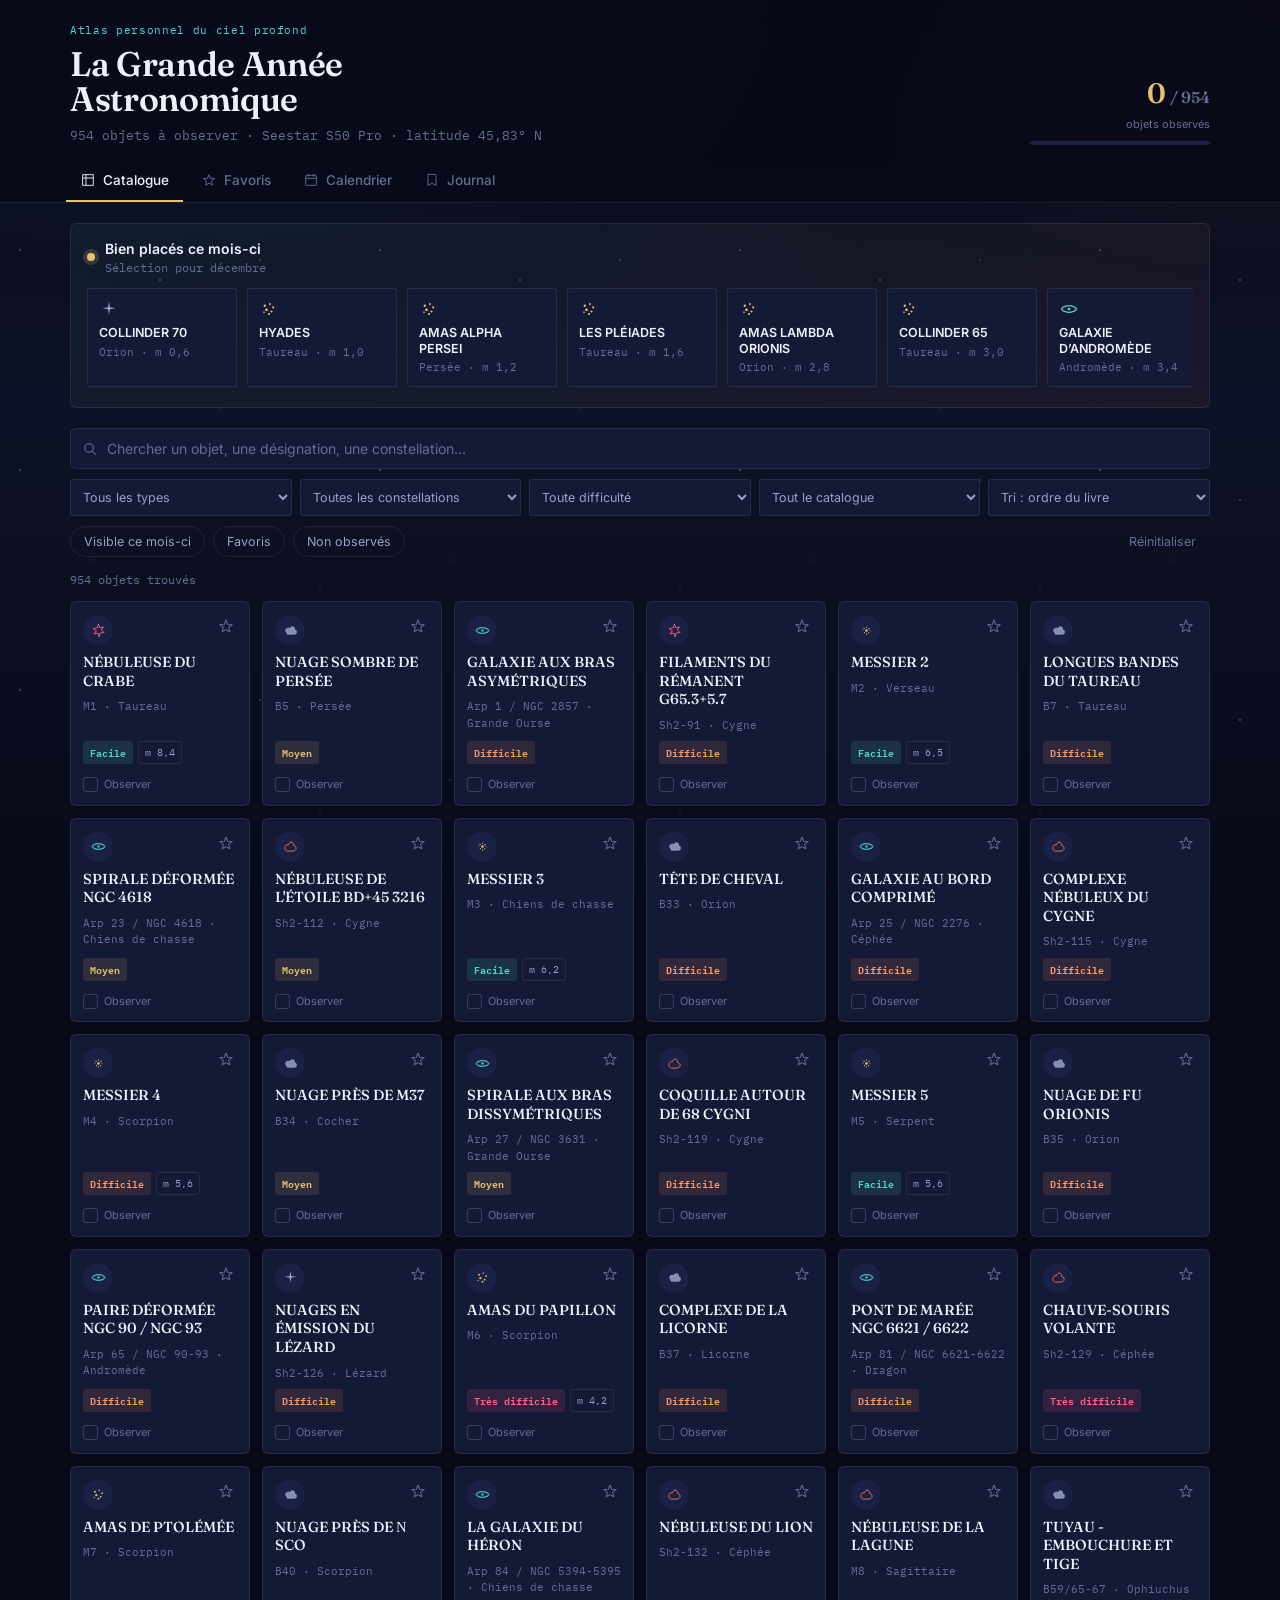
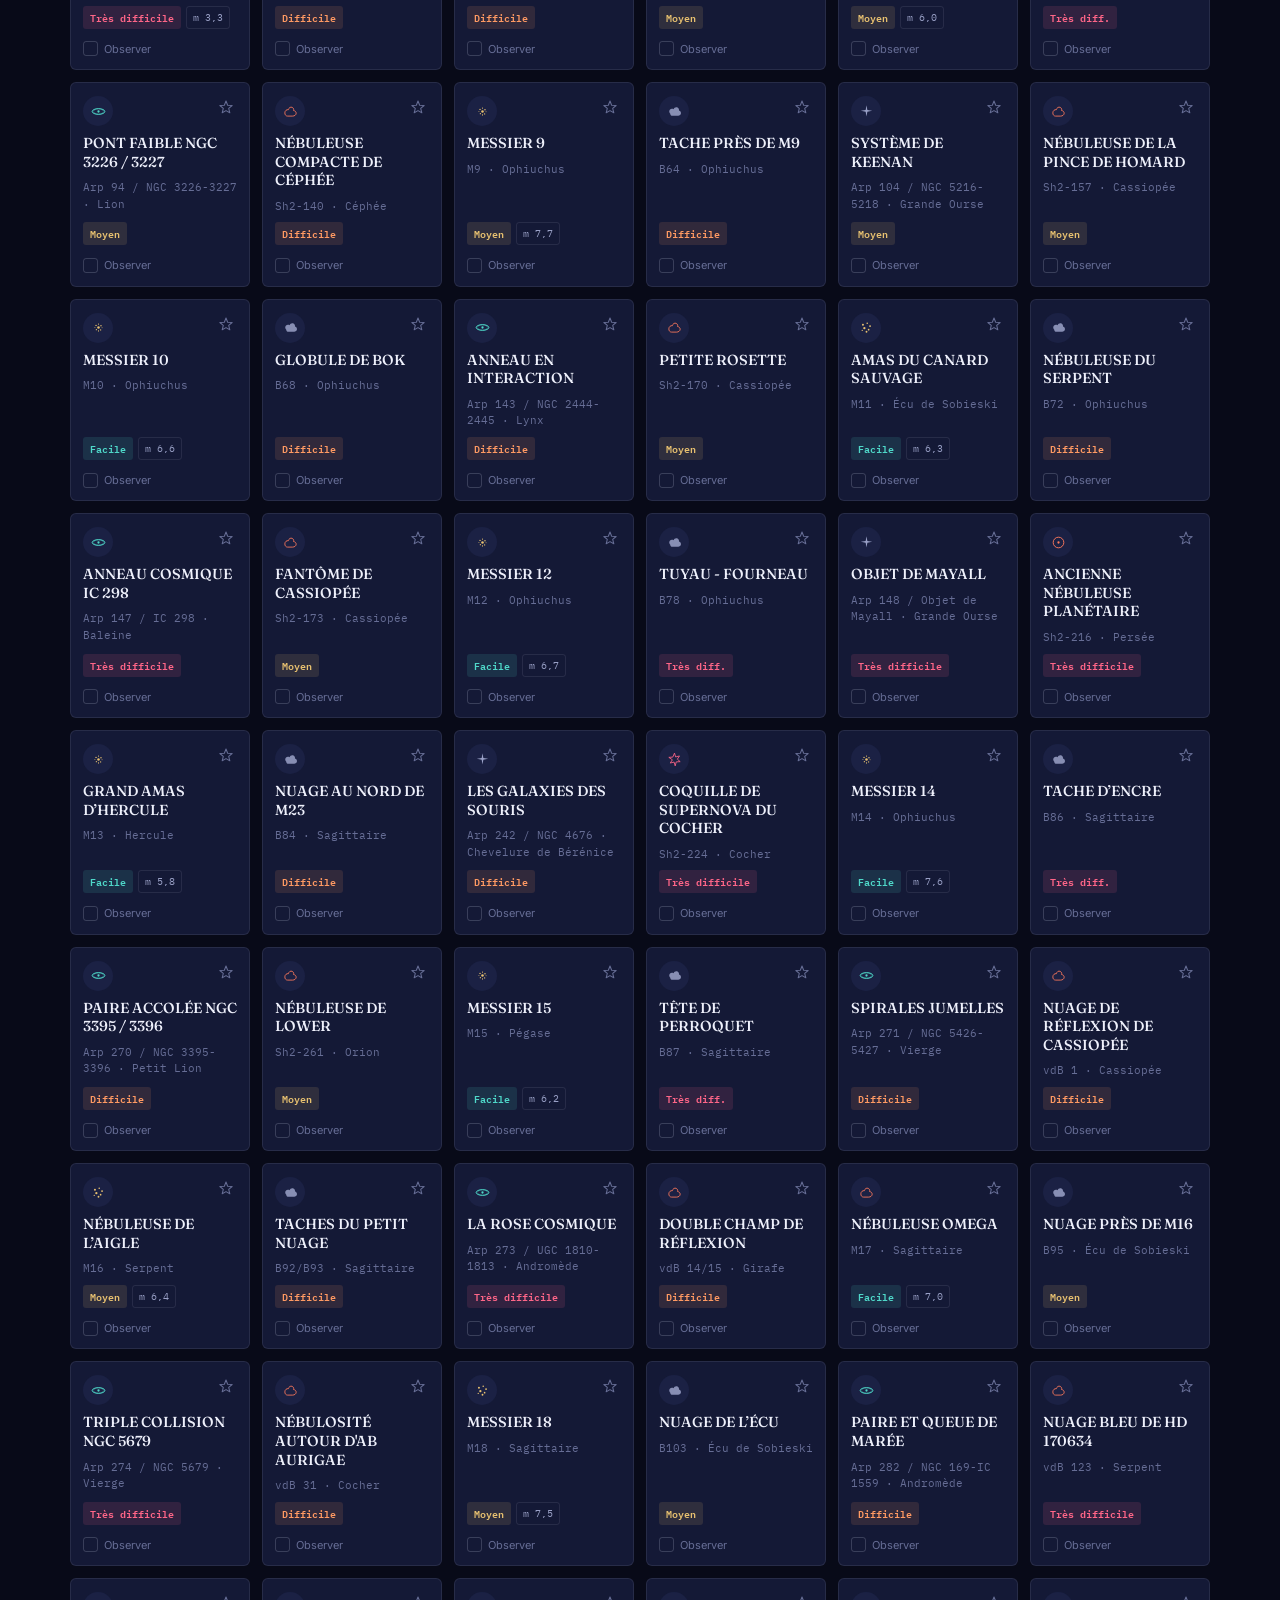
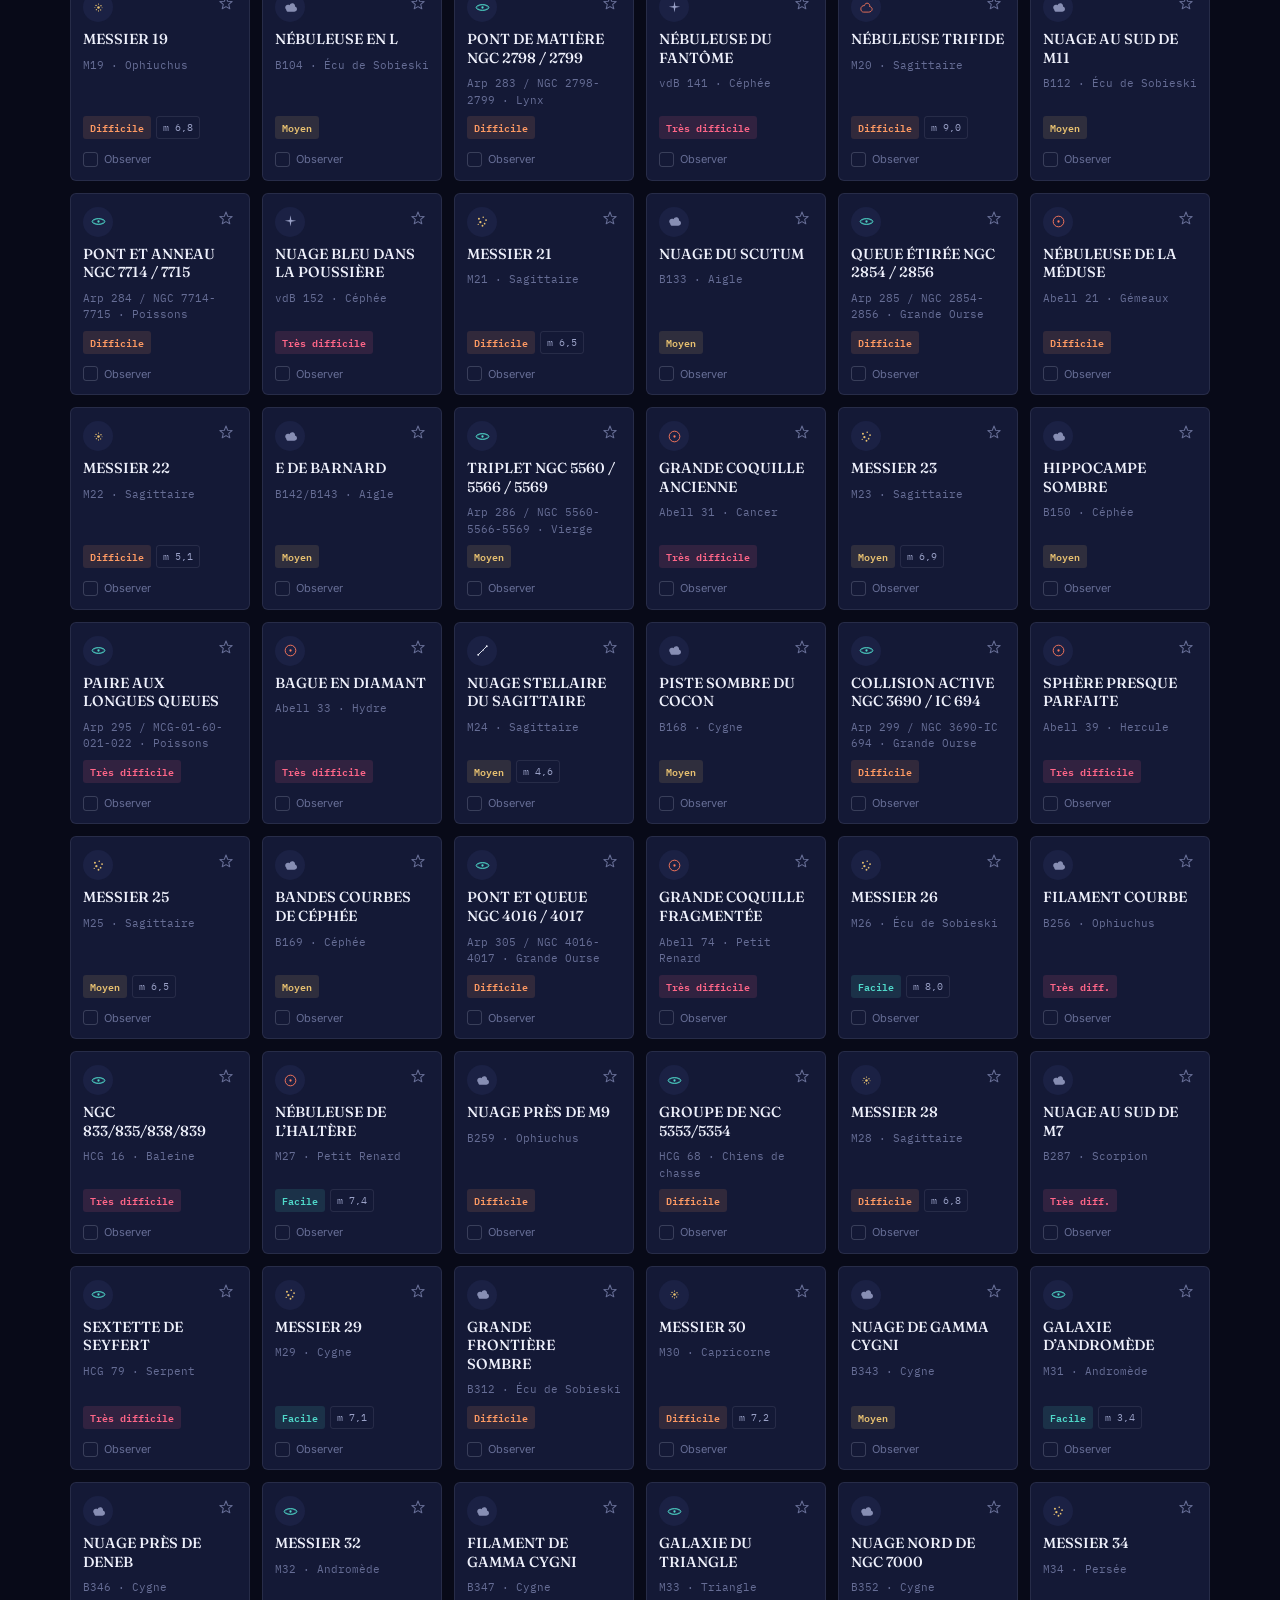
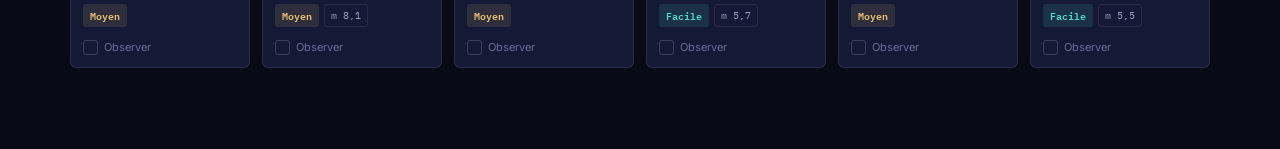
<file: index.html>
<!DOCTYPE html>
<html lang="fr">
<head>
<meta charset="UTF-8">
<meta name="viewport" content="width=device-width, initial-scale=1.0, viewport-fit=cover">
<title>La Grande Année Astronomique — Atlas d'observation</title>
<meta name="description" content="Atlas interactif des 954 objets du ciel profond de La Grande Année Astronomique : favoris, calendrier d'observation et suivi personnel.">
<link rel="icon" href="data:image/svg+xml,<svg xmlns=%22http://www.w3.org/2000/svg%22 viewBox=%220 0 24 24%22><circle cx=%2212%22 cy=%2212%22 r=%224%22 fill=%22%23E8C170%22/><circle cx=%2212%22 cy=%2212%22 r=%2210%22 fill=%22none%22 stroke=%22%234FD6C4%22 stroke-width=%221%22/></svg>">
<link rel="preconnect" href="https://fonts.googleapis.com">
<link rel="preconnect" href="https://fonts.gstatic.com" crossorigin>
<link href="https://fonts.googleapis.com/css2?family=Fraunces:ital,opsz,wght@0,9..144,400;0,9..144,500;0,9..144,600;1,9..144,500&family=IBM+Plex+Mono:wght@400;500&family=Inter:wght@400;500;600;700&display=swap" rel="stylesheet">
<link rel="stylesheet" href="css/style.css">
</head>
<body>

<div id="skyfield" aria-hidden="true"></div>

<header class="site-header">
  <div class="header-inner">
    <div class="brand">
      <p class="brand-eyebrow">Atlas personnel du ciel profond</p>
      <h1 class="brand-title">La Grande Année<br>Astronomique</h1>
      <p class="brand-sub">954 objets à observer &middot; Seestar S50 Pro &middot; latitude 45,83° N</p>
    </div>
    <div class="progress-card">
      <div class="progress-numbers">
        <span id="progressCount">0</span><span class="progress-total">/ 954</span>
      </div>
      <p class="progress-label">objets observés</p>
      <div class="progress-track"><div class="progress-fill" id="progressFill"></div></div>
    </div>
  </div>

  <nav class="tabbar" aria-label="Navigation principale">
    <button class="tab-btn is-active" data-tab="catalogue" type="button">
      <svg viewBox="0 0 24 24" class="tab-icon"><path d="M4 4h16v16H4z" fill="none" stroke="currentColor" stroke-width="1.4"/><path d="M4 9h16M9 4v16" stroke="currentColor" stroke-width="1.4"/></svg>
      Catalogue
    </button>
    <button class="tab-btn" data-tab="favoris" type="button">
      <svg viewBox="0 0 24 24" class="tab-icon"><path d="M12 4l2.2 5.6 6 .4-4.6 3.9 1.5 5.8L12 16.8 6.9 19.7l1.5-5.8L3.8 10l6-.4z" fill="none" stroke="currentColor" stroke-width="1.4" stroke-linejoin="round"/></svg>
      Favoris
    </button>
    <button class="tab-btn" data-tab="calendrier" type="button">
      <svg viewBox="0 0 24 24" class="tab-icon"><rect x="4" y="5" width="16" height="15" rx="1" fill="none" stroke="currentColor" stroke-width="1.4"/><path d="M4 9.5h16M8 3v3.4M16 3v3.4" stroke="currentColor" stroke-width="1.4" stroke-linecap="round"/></svg>
      Calendrier
    </button>
    <button class="tab-btn" data-tab="journal" type="button">
      <svg viewBox="0 0 24 24" class="tab-icon"><path d="M6 3.5h10.5c.8 0 1.5.7 1.5 1.5v15l-6-3-6 3v-15c0-.8.7-1.5 1.5-1.5z" fill="none" stroke="currentColor" stroke-width="1.4" stroke-linejoin="round"/></svg>
      Journal
    </button>
  </nav>
</header>

<main id="mainContent">

  <!-- CATALOGUE -->
  <section id="panel-catalogue" class="panel is-active">

    <div class="tonight-strip" id="tonightStrip">
      <div class="tonight-head">
        <span class="tonight-dot" aria-hidden="true"></span>
        <div>
          <p class="tonight-title">Bien placés ce mois-ci</p>
          <p class="tonight-sub" id="tonightMonthLabel"></p>
        </div>
      </div>
      <div class="tonight-row" id="tonightRow"></div>
    </div>

    <div class="filterbar">
      <div class="search-field">
        <svg viewBox="0 0 24 24" class="search-icon"><circle cx="10.5" cy="10.5" r="6.5" fill="none" stroke="currentColor" stroke-width="1.6"/><path d="M20 20l-4.8-4.8" stroke="currentColor" stroke-width="1.6" stroke-linecap="round"/></svg>
        <input type="search" id="searchInput" placeholder="Chercher un objet, une désignation, une constellation…" autocomplete="off">
      </div>

      <div class="filter-row">
        <select id="filterType" class="select-field">
          <option value="">Tous les types</option>
        </select>
        <select id="filterConstellation" class="select-field">
          <option value="">Toutes les constellations</option>
        </select>
        <select id="filterDifficulte" class="select-field">
          <option value="">Toute difficulté</option>
        </select>
        <select id="filterCollection" class="select-field">
          <option value="">Tout le catalogue</option>
        </select>
        <select id="sortField" class="select-field">
          <option value="fiche">Tri : ordre du livre</option>
          <option value="magnitude">Tri : magnitude (plus brillant)</option>
          <option value="difficulte">Tri : difficulté croissante</option>
          <option value="hauteur">Tri : hauteur max.</option>
          <option value="nom">Tri : alphabétique</option>
        </select>
      </div>

      <div class="chip-row">
        <button class="chip" id="chipMonth" type="button">Visible ce mois-ci</button>
        <button class="chip" id="chipFav" type="button">Favoris</button>
        <button class="chip" id="chipUnseen" type="button">Non observés</button>
        <button class="chip chip-reset" id="chipReset" type="button">Réinitialiser</button>
      </div>
    </div>

    <p class="result-count" id="resultCount"></p>

    <div class="grid" id="catalogGrid"></div>
    <div id="loadSentinel" class="load-sentinel"></div>
    <p class="empty-state" id="emptyState" hidden>Aucun objet ne correspond à ces filtres. Essayez d'élargir votre recherche.</p>
  </section>

  <!-- FAVORIS -->
  <section id="panel-favoris" class="panel">
    <div class="panel-head">
      <h2>Vos favoris</h2>
      <p class="panel-sub">Les cibles que vous voulez garder sous la main pour votre prochaine sortie.</p>
    </div>
    <div class="grid" id="favGrid"></div>
    <p class="empty-state" id="favEmpty" hidden>Aucun favori pour l'instant. Touchez l'étoile sur une fiche pour l'ajouter ici.</p>
  </section>

  <!-- CALENDRIER -->
  <section id="panel-calendrier" class="panel">
    <div class="panel-head">
      <h2>Calendrier d'observation</h2>
      <p class="panel-sub">Planifiez vos prochaines nuits et gardez un œil sur ce qui vous attend.</p>
    </div>

    <div class="cal-toolbar">
      <button id="calPrev" class="cal-nav" type="button" aria-label="Mois précédent">‹</button>
      <h3 id="calLabel" class="cal-month-label"></h3>
      <button id="calNext" class="cal-nav" type="button" aria-label="Mois suivant">›</button>
      <button id="calToday" class="cal-today" type="button">Aujourd'hui</button>
    </div>

    <div class="cal-grid-heads">
      <span>Lun</span><span>Mar</span><span>Mer</span><span>Jeu</span><span>Ven</span><span>Sam</span><span>Dim</span>
    </div>
    <div class="cal-grid" id="calGrid"></div>

    <div class="cal-daypanel" id="calDayPanel" hidden>
      <div class="cal-daypanel-head">
        <h4 id="calDayTitle"></h4>
        <button id="calDayClose" class="icon-btn" type="button" aria-label="Fermer">✕</button>
      </div>
      <div id="calDaySessions" class="cal-session-list"></div>
      <button id="calAddSession" class="btn btn-outline" type="button">+ Ajouter un objet à cette nuit</button>
    </div>
  </section>

  <!-- JOURNAL -->
  <section id="panel-journal" class="panel">
    <div class="panel-head">
      <h2>Journal d'observation</h2>
      <p class="panel-sub">L'historique de tout ce que vous avez pointé, dans l'ordre.</p>
    </div>
    <div id="journalList" class="journal-list"></div>
    <p class="empty-state" id="journalEmpty" hidden>Votre journal est vide. Cochez « observé » sur une fiche pour commencer.</p>
  </section>

</main>

<!-- MODALE FICHE OBJET -->
<div class="modal-backdrop" id="modalBackdrop" hidden>
  <div class="modal-sheet" id="modalSheet" role="dialog" aria-modal="true" aria-labelledby="modalTitle">
    <button class="modal-close" id="modalClose" type="button" aria-label="Fermer la fiche">✕</button>
    <div id="modalBody"></div>
  </div>
</div>

<!-- MINI DIALOGUE PLANIFICATION -->
<div class="modal-backdrop modal-backdrop-mini" id="pickerBackdrop" hidden>
  <div class="modal-sheet modal-sheet-mini" role="dialog" aria-modal="true">
    <button class="modal-close" id="pickerClose" type="button" aria-label="Fermer">✕</button>
    <h3 id="pickerTitle">Ajouter un objet</h3>
    <input type="search" id="pickerSearch" placeholder="Chercher un objet…" autocomplete="off">
    <div id="pickerResults" class="picker-results"></div>
  </div>
</div>

<div class="toast" id="toast" hidden></div>

<script src="js/data.js"></script>
<script src="js/app.js"></script>
</body>
</html>
</file>
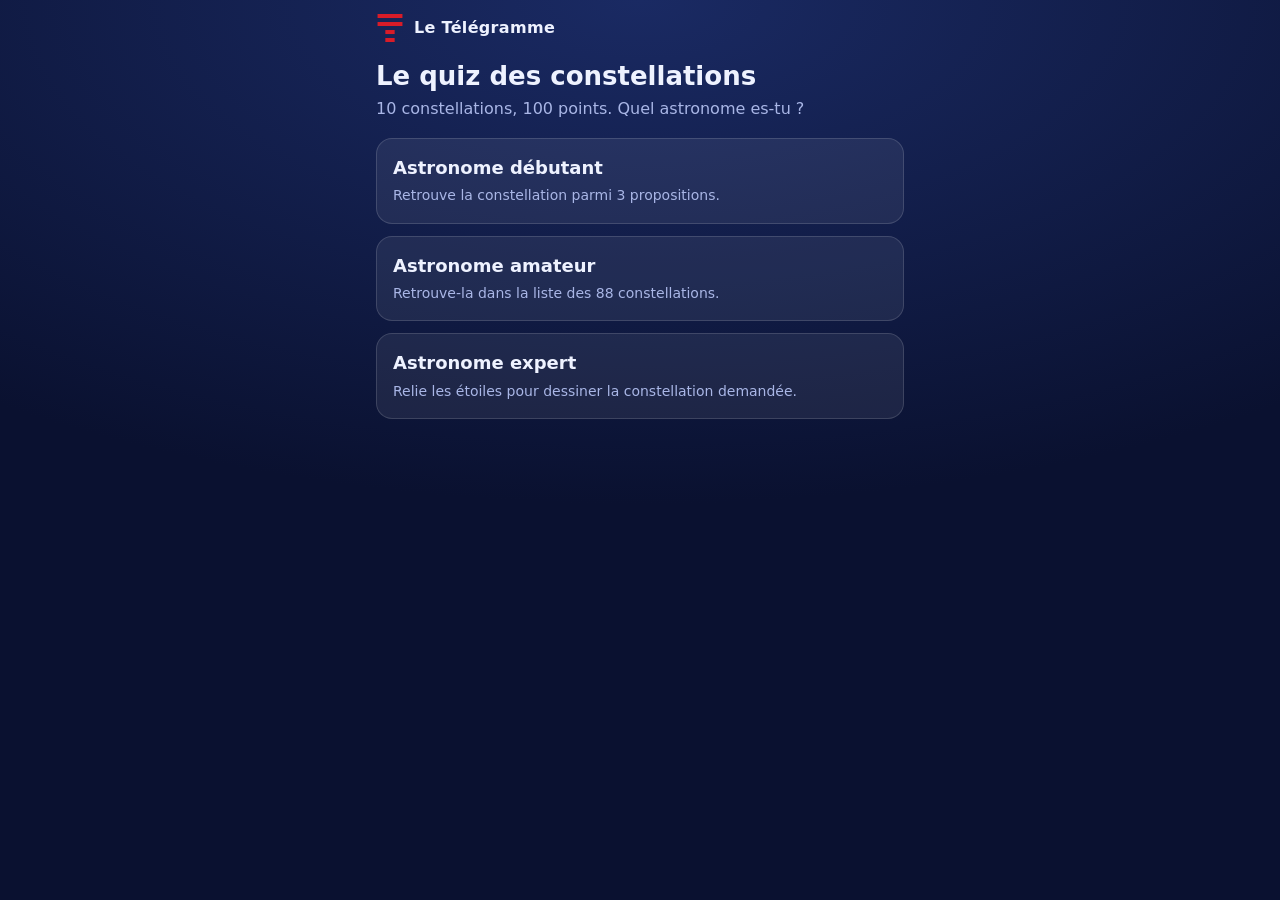
<file: quiz/index.html>
<!doctype html>
<html lang="fr">
<head>
<meta charset="utf-8">
<meta name="viewport" content="width=device-width, initial-scale=1, viewport-fit=cover">
<meta name="theme-color" content="#0a1130">
<title>Le quiz des constellations — Le Télégramme</title>
<link rel="stylesheet" href="style.css">
</head>
<body>
<div id="app">
  <header class="top">
    <span id="logo" class="logo" aria-hidden="true"></span>
    <span class="brand">Le Télégramme</span>
    <button id="btnAccueil" class="ghost" hidden aria-label="Retour à l'accueil">✕</button>
  </header>

  <main>
    <!-- Accueil -->
    <section id="accueil" class="screen">
      <h1>Le quiz des constellations</h1>
      <p class="lead">10 constellations, 100 points. Quel astronome es-tu ?</p>
      <div id="niveaux" class="cards"></div>
    </section>

    <!-- Jeu -->
    <section id="jeu" class="screen" hidden>
      <div class="statusbar">
        <span id="niveauLabel" class="chip"></span>
        <span id="progression"></span>
        <span id="scoreLive" class="score-live"></span>
      </div>
      <div class="bar"><i id="barre"></i></div>

      <p id="consigne" class="consigne"></p>
      <div id="scene" class="scene"></div>

      <!-- Débutant -->
      <div id="zoneQcm" class="answers" hidden></div>

      <!-- Amateur -->
      <div id="zoneListe" class="liste-wrap" hidden>
        <input id="recherche" type="search" placeholder="Filtrer la liste…" autocomplete="off" aria-label="Filtrer les constellations">
        <ul id="liste" class="liste"></ul>
        <button id="btnValiderListe" class="primary" disabled>Valider</button>
      </div>

      <!-- Expert -->
      <div id="zoneExpert" class="expert-tools" hidden>
        <p class="hint">Touche une étoile, puis la suivante pour tracer un trait. Retouche un trait pour l'effacer. Nord en haut, Est à gauche.</p>
        <div class="row">
          <button id="btnAnnuler" class="secondary">Annuler</button>
          <button id="btnEffacer" class="secondary">Tout effacer</button>
          <button id="btnValiderExpert" class="primary">Valider</button>
        </div>
      </div>

      <!-- Retour -->
      <div id="retour" class="retour" hidden>
        <p id="retourTexte"></p>
        <div id="legende" class="legende" hidden>
          <span><i class="k bon"></i>trait juste</span>
          <span><i class="k faux"></i>en trop</span>
          <span><i class="k manquant"></i>manquant</span>
        </div>
        <button id="btnSuivant" class="primary">Suivant</button>
      </div>
    </section>

    <!-- Résultat -->
    <section id="resultat" class="screen" hidden>
      <p class="chip" id="resNiveau"></p>
      <p class="big-score"><span id="resScore">0</span><small id="resMax">/100</small></p>
      <p id="resTitre" class="res-titre"></p>
      <p id="resMeilleur" class="small"></p>

      <img id="apercu" class="apercu" alt="Aperçu de l'image à partager" hidden>

      <div class="share">
        <button id="btnPartager" class="primary">Partager (Instagram, Stories…)</button>
        <div class="row wrap">
          <button id="btnWhatsapp" class="net">WhatsApp</button>
          <button id="btnFacebook" class="net">Facebook</button>
          <button id="btnX" class="net">X</button>
        </div>
        <button id="btnTelecharger" class="secondary">Télécharger l'image</button>
        <p class="small">Pour Instagram : télécharge l'image, puis publie-la en post ou en story.</p>
      </div>

      <ul id="recap" class="recap"></ul>

      <div class="row">
        <button id="btnRejouer" class="secondary">Rejouer</button>
        <button id="btnChangerNiveau" class="secondary">Changer de niveau</button>
      </div>
    </section>
  </main>
  <div id="toast" class="toast" hidden></div>
</div>

<script src="config.js"></script>
<script src="logo.js"></script>
<script src="constellations.js"></script>
<script src="app.js"></script>
</body>
</html>
</file>
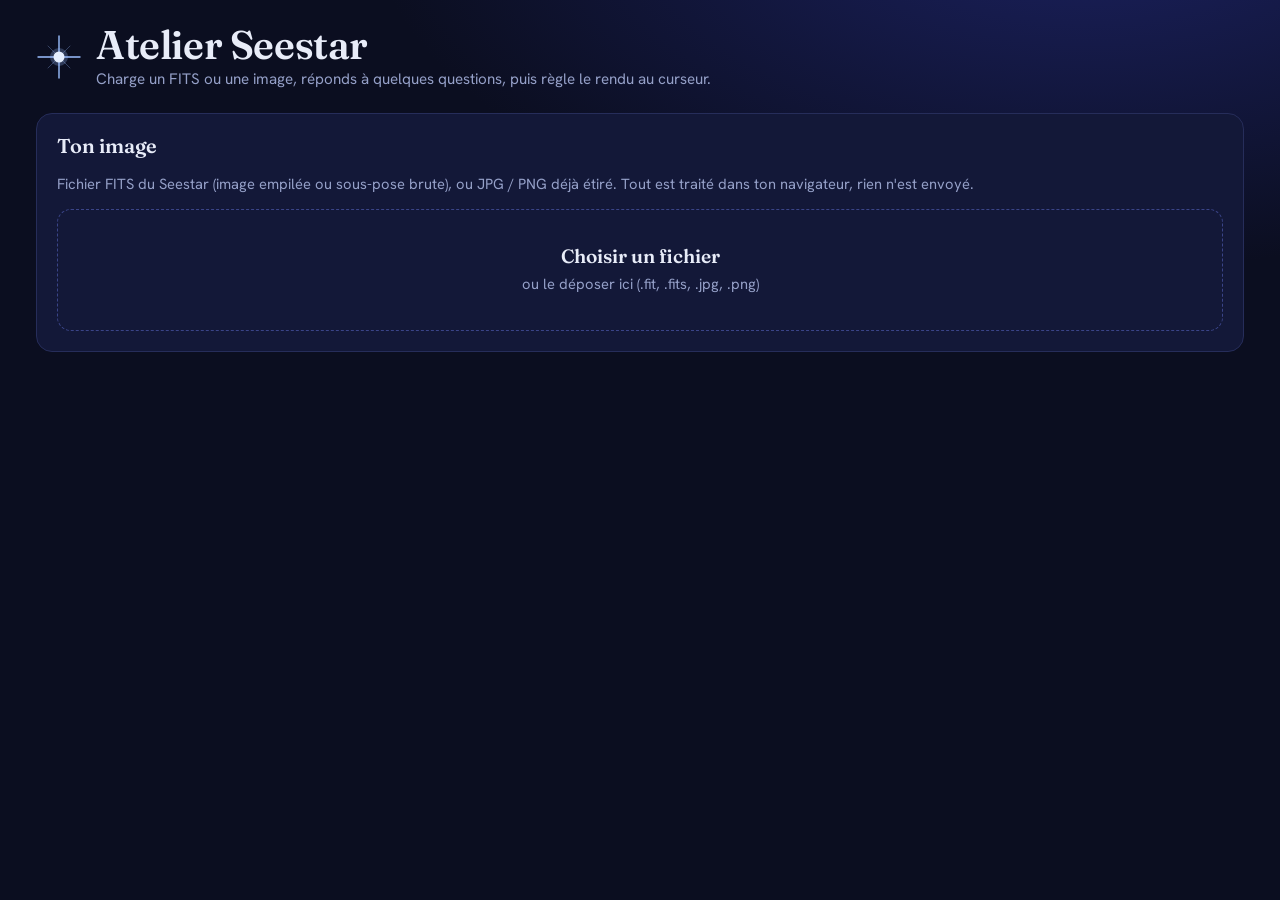
<file: appli.html>
<!doctype html>
<html lang="fr">
<head>
<meta charset="utf-8">
<meta name="viewport" content="width=device-width,initial-scale=1,viewport-fit=cover">
<title>Atelier Seestar</title>
<link rel="preconnect" href="https://fonts.googleapis.com">
<link rel="preconnect" href="https://fonts.gstatic.com" crossorigin>
<link href="https://fonts.googleapis.com/css2?family=Fraunces:opsz,wght@9..144,400;9..144,600&family=Hanken+Grotesk:wght@400;500;600&display=swap" rel="stylesheet">
<style>
:root{
  --nuit:#0b0e20; --nuit2:#131838; --bord:#262d5a; --lune:#e8ecf8; --brume:#95a0c8;
  --bleu:#9bbfff; --or:#ffd08e; --encre:#0b0e20;
  --serif:'Fraunces',Georgia,'Times New Roman',serif;
  --sans:'Hanken Grotesk',system-ui,-apple-system,'Segoe UI',sans-serif;
}
*{box-sizing:border-box}
[hidden]{display:none!important}
html{background:var(--nuit)}
body{margin:0;color:var(--lune);font:16px/1.5 var(--sans);
  background:radial-gradient(1200px 600px at 85% -10%,#1b2160 0%,rgba(27,33,96,0) 60%),var(--nuit);
  min-height:100vh;padding-bottom:env(safe-area-inset-bottom)}
.wrap{max-width:1240px;margin:0 auto;padding:18px 16px 40px}
header{display:flex;align-items:center;gap:14px;margin:6px 0 22px}
header svg{flex:none}
h1{font:600 clamp(1.7rem,4.5vw,2.5rem)/1.05 var(--serif);margin:0;letter-spacing:-.01em}
header p{margin:2px 0 0;color:var(--brume);font-size:.95rem}
h2{font:600 1.25rem/1.2 var(--serif);margin:0 0 6px}
.card{background:var(--nuit2);border:1px solid var(--bord);border-radius:16px;padding:20px;margin-bottom:16px}
.muted{color:var(--brume);font-size:.92rem}
.drop{display:block;border:1.5px dashed #3a4488;border-radius:14px;padding:34px 18px;text-align:center;cursor:pointer;transition:background .15s,border-color .15s}
.drop:hover,.drop.over{background:#1a2150;border-color:var(--bleu)}
.drop strong{display:block;font:600 1.2rem var(--serif);margin-bottom:4px}
.drop input{position:absolute;opacity:0;width:1px;height:1px}
.drop:focus-within{outline:2px solid var(--bleu);outline-offset:3px}
.q{margin:18px 0}
.q>b{display:block;font-weight:600;margin-bottom:2px}
.q .muted{margin:0 0 8px}
.seg{display:flex;flex-wrap:wrap;gap:8px}
.seg label{position:relative}
.seg input{position:absolute;opacity:0;inset:0;cursor:pointer}
.seg span{display:block;padding:8px 14px;border:1px solid var(--bord);border-radius:999px;background:#0e1230;cursor:pointer;font-size:.95rem}
.seg input:checked+span{background:var(--bleu);border-color:var(--bleu);color:var(--encre);font-weight:600}
.seg input:focus-visible+span{outline:2px solid var(--or);outline-offset:2px}
.num{width:110px;padding:8px 10px;border-radius:10px;border:1px solid var(--bord);background:#0e1230;color:var(--lune);font:inherit}
.chk{display:flex;gap:10px;align-items:center;cursor:pointer}
.chk input{width:20px;height:20px;accent-color:var(--bleu)}
.btn{font:600 1rem var(--sans);padding:12px 18px;border-radius:12px;border:1px solid var(--bord);background:#1b2150;color:var(--lune);cursor:pointer}
.btn:hover{border-color:var(--bleu)}
.btn:focus-visible{outline:2px solid var(--or);outline-offset:2px}
.btn.go{background:var(--or);border-color:var(--or);color:var(--encre)}
.btn.go:hover{filter:brightness(1.05)}
.row{display:flex;flex-wrap:wrap;gap:10px;margin-top:14px}
.prev{display:block;max-width:100%;max-height:42vh;margin:10px auto 0;border-radius:10px;border:1px solid var(--bord);background:#05060f}
.bar{height:10px;border-radius:99px;background:#0e1230;overflow:hidden;margin:14px 0 8px}
.bar i{display:block;height:100%;width:0;background:linear-gradient(90deg,var(--bleu),var(--or));transition:width .25s}
.err{background:#3a1420;border:1px solid #7a2a44;color:#ffd5dd;padding:12px 14px;border-radius:12px;margin:12px 0}
.grid{display:grid;grid-template-columns:minmax(0,1fr);gap:14px}
.viewer{position:sticky;top:0;z-index:5;height:44vh;background:#04050d;border:1px solid var(--bord);border-radius:14px;overflow:hidden}
.viewer canvas{display:block;width:100%;height:100%;object-fit:contain}
.viewer.zoom{overflow:auto}
.viewer.zoom canvas{width:auto;height:auto;max-width:none;object-fit:none}
.viewer .tag{position:absolute;left:10px;top:10px;background:rgba(11,14,32,.85);padding:4px 10px;border-radius:99px;font-size:.85rem;pointer-events:none}
@media(min-width:900px){
  .grid{grid-template-columns:minmax(0,1.55fr) minmax(330px,1fr);align-items:start}
  .viewer{top:16px;height:calc(100vh - 32px)}
}
details{border:1px solid var(--bord);border-radius:14px;background:var(--nuit2);margin-bottom:10px}
summary{cursor:pointer;padding:14px 16px;font:600 1.05rem var(--serif);list-style:none;display:flex;justify-content:space-between}
summary::-webkit-details-marker{display:none}
summary::after{content:'+';color:var(--brume)}
details[open] summary::after{content:'–'}
summary:focus-visible{outline:2px solid var(--or);outline-offset:-2px;border-radius:14px}
.sl{padding:0 16px 14px}
.sl label{display:flex;justify-content:space-between;font-size:.95rem;margin-bottom:2px}
.sl output{color:var(--bleu);font-variant-numeric:tabular-nums}
.sl input[type=range]{width:100%;accent-color:var(--bleu);height:34px;margin:0}
.sl .hint{margin:-2px 0 6px;color:var(--brume);font-size:.82rem}
.sl select{width:100%;padding:9px 10px;border-radius:10px;border:1px solid var(--bord);background:#0e1230;color:var(--lune);font:inherit;margin-bottom:10px}
.actions{display:grid;grid-template-columns:1fr 1fr;gap:10px;margin:12px 0}
.actions .wide{grid-column:1/-1}
.busy{opacity:.6}
@media(prefers-reduced-motion:reduce){*{transition:none!important}}
</style>
</head>
<body>
<div class="wrap">
  <header>
    <svg width="46" height="46" viewBox="0 0 46 46" aria-hidden="true">
      <g stroke="#9bbfff" stroke-linecap="round"><path d="M23 2v42" stroke-width="1.4"/><path d="M2 23h42" stroke-width="1.4"/><path d="M12 12l22 22M34 12L12 34" stroke-width=".6" opacity=".5"/></g>
      <circle cx="23" cy="23" r="5.5" fill="#fff"/><circle cx="23" cy="23" r="9" fill="#9bbfff" opacity=".25"/>
    </svg>
    <div>
      <h1>Atelier Seestar</h1>
      <p>Charge un FITS ou une image, réponds à quelques questions, puis règle le rendu au curseur.</p>
    </div>
  </header>

  <div id="err" class="err" hidden role="alert"></div>

  <section id="s-load" class="card">
    <h2>Ton image</h2>
    <p class="muted">Fichier FITS du Seestar (image empilée ou sous-pose brute), ou JPG / PNG déjà étiré. Tout est traité dans ton navigateur, rien n'est envoyé.</p>
    <label class="drop" id="drop">
      <strong>Choisir un fichier</strong>
      <span class="muted">ou le déposer ici (.fit, .fits, .jpg, .png)</span>
      <input type="file" id="file">
    </label>
  </section>

  <section id="s-ask" class="card" hidden>
    <h2 id="ask-title">Quelques questions</h2>
    <p class="muted" id="ask-info"></p>
    <canvas id="prev" class="prev"></canvas>

    <div class="q"><b>Quel objet as-tu photographié ?</b>
      <p class="muted">Ça règle les curseurs de départ.</p>
      <div class="seg" id="q-type"></div></div>

    <div class="q" id="q-stretch-box"><b>Quelle force d'étirement ?</b>
      <p class="muted">Un FITS est très sombre à l'origine : l'étirement révèle l'image.</p>
      <div class="seg" id="q-stretch"></div></div>

    <div class="q" id="q-grad-box"><b>Corriger le dégradé du fond de ciel ?</b>
      <p class="muted">Utile avec la lune ou la pollution lumineuse. À éviter si la nébuleuse remplit tout le cadre.</p>
      <div class="seg" id="q-grad"></div></div>

    <div class="q"><b>Quelle forme pour les aigrettes des grosses étoiles ?</b>
      <div class="seg" id="q-shape"></div></div>

    <div class="q" id="q-flip-box"><label class="chk"><input type="checkbox" id="q-flip"> <span>Retourner l'image verticalement (vérifie l'aperçu ci-dessus)</span></label></div>

    <div class="q" id="q-banner-box"><b>Hauteur du bandeau du bas à préserver</b>
      <p class="muted">Si ton image contient le bandeau de l'app Seestar, indique sa hauteur en pixels (0 s'il n'y en a pas).</p>
      <input type="number" class="num" id="q-banner" min="0" value="0"> <span class="muted">px</span></div>

    <div class="row">
      <button class="btn go" id="btn-run">Traiter l'image</button>
      <button class="btn" id="btn-back1">Choisir un autre fichier</button>
    </div>
  </section>

  <section id="s-busy" class="card" hidden>
    <h2>Traitement en cours</h2>
    <div class="bar"><i id="bar"></i></div>
    <p class="muted" id="busy-label">Préparation…</p>
  </section>

  <section id="s-result" hidden>
    <div class="grid">
      <div class="viewer" id="viewer">
        <canvas id="out"></canvas>
        <span class="tag" id="tag" hidden>Original étiré</span>
      </div>
      <div id="panel">
        <div id="groups"></div>
        <div class="actions">
          <button class="btn" id="btn-cmp">Maintenir pour voir l'original</button>
          <button class="btn" id="btn-zoom">Zoom 100 %</button>
          <button class="btn" id="btn-reset">Réinitialiser</button>
          <button class="btn" id="btn-new">Autre image</button>
          <button class="btn go wide" id="btn-export">Exporter en JPG</button>
        </div>
      </div>
    </div>
  </section>
</div>

<script>
//==CORE-START==
'use strict';
const MAXPIX = 4.6e6;
const clamp=(v,a,b)=>v<a?a:(v>b?b:v);
function smooth(e0,e1,x){ if(e1<=e0) return x>=e1?1:0; let t=(x-e0)/(e1-e0); t=t<0?0:(t>1?1:t); return t*t*(3-2*t); }
function oddK(k,max){ k=Math.max(3,Math.round(k)); if(max) k=Math.min(k,max); return (k%2)?k:k-1<3?3:k-1; }

/* ---------- FITS ---------- */
function parseFITS(buf){
  const bytes=new Uint8Array(buf);
  const dec=new TextDecoder('ascii');
  let off=0;
  while(off+2880<=bytes.length){
    const hdr={}; let ended=false; let pos=off;
    while(!ended && pos+2880<=bytes.length){
      for(let c=0;c<36;c++){
        const card=dec.decode(bytes.subarray(pos+c*80,pos+c*80+80));
        const key=card.slice(0,8).trim();
        if(key==='END'){ended=true;break;}
        if(card[8]==='='){
          const v=card.slice(10);
          if(v.trim().startsWith("'")){
            const m=v.match(/'((?:[^']|'')*)'/);
            hdr[key]=m?m[1].replace(/''/g,"'").trim():'';
          } else {
            const t=v.split('/')[0].trim();
            if(t==='T') hdr[key]=true; else if(t==='F') hdr[key]=false;
            else { const n=Number(t.replace(/[dD]/,'e')); hdr[key]=isNaN(n)?t:n; }
          }
        }
      }
      pos+=2880;
    }
    if(!ended) throw new Error("En-tête FITS invalide.");
    const naxis=hdr.NAXIS|0, bitpix=hdr.BITPIX|0;
    const dims=[]; let n=naxis?1:0;
    for(let i=1;i<=naxis;i++){ dims.push(hdr['NAXIS'+i]); n*=hdr['NAXIS'+i]; }
    if(naxis>=2) return {hdr,dataOff:pos,dims,bitpix};
    off=pos+Math.ceil((n*Math.abs(bitpix)/8+(hdr.PCOUNT||0))/2880)*2880;
  }
  throw new Error("Aucune image trouvée dans ce fichier FITS.");
}
function readFITSData(buf,info){
  const {hdr,dataOff,dims,bitpix}=info;
  let n=1; for(const d of dims) n*=d;
  const bpp=Math.abs(bitpix)/8;
  if(dataOff+n*bpp>buf.byteLength) throw new Error("Fichier FITS tronqué.");
  const dv=new DataView(buf,dataOff);
  const out=new Float32Array(n);
  const bz=hdr.BZERO||0, bs=(hdr.BSCALE==null)?1:hdr.BSCALE;
  switch(bitpix){
    case 8:   for(let i=0;i<n;i++) out[i]=dv.getUint8(i)*bs+bz; break;
    case 16:  for(let i=0;i<n;i++) out[i]=dv.getInt16(i*2)*bs+bz; break;
    case 32:  for(let i=0;i<n;i++) out[i]=dv.getInt32(i*4)*bs+bz; break;
    case -32: for(let i=0;i<n;i++) out[i]=dv.getFloat32(i*4)*bs+bz; break;
    case -64: for(let i=0;i<n;i++) out[i]=dv.getFloat64(i*8)*bs+bz; break;
    default: throw new Error("Format FITS non géré (BITPIX="+bitpix+").");
  }
  return out;
}
function debayer(raw,w,h,pat,xo,yo){
  const cm={R:0,G:1,B:2};
  const p=[cm[pat[0]],cm[pat[1]],cm[pat[2]],cm[pat[3]]];
  const P=[new Float32Array(w*h),new Float32Array(w*h),new Float32Array(w*h)];
  for(let y=0;y<h;y++){
    for(let x=0;x<w;x++){
      const i=y*w+x;
      const c0=p[(((y+yo)&1)<<1)|((x+xo)&1)];
      for(let c=0;c<3;c++){
        if(c===c0){ P[c][i]=raw[i]; continue; }
        let s=0,k=0;
        for(let dy=-1;dy<=1;dy++){
          const yy=y+dy; if(yy<0||yy>=h) continue;
          for(let dx=-1;dx<=1;dx++){
            const xx=x+dx; if(xx<0||xx>=w) continue;
            if(p[(((yy+yo)&1)<<1)|((xx+xo)&1)]===c){ s+=raw[yy*w+xx]; k++; }
          }
        }
        P[c][i]=k?s/k:raw[i];
      }
    }
  }
  return P;
}
function normalizePlanes(planes){
  let lo=Infinity,hi=-Infinity;
  for(const p of planes){ for(let i=0;i<p.length;i++){ const v=p[i]; if(v<lo)lo=v; if(v>hi)hi=v; } }
  const sc=hi>lo?1/(hi-lo):1;
  for(const p of planes){ for(let i=0;i<p.length;i++) p[i]=(p[i]-lo)*sc; }
}
function fitsToSrc(buf,name){
  const info=parseFITS(buf); const {hdr,dims}=info;
  const data=readFITSData(buf,info);
  const w=dims[0],h=dims[1],nz=dims.length>2?dims[2]:1;
  let planes,kind;
  if(nz>=3){
    planes=[0,1,2].map(c=>data.slice(c*w*h,(c+1)*w*h)); kind='couleur (3 plans)';
  } else {
    const pat=String(hdr.BAYERPAT||'').trim().toUpperCase();
    if(/^[RGB]{4}$/.test(pat)){ planes=debayer(data,w,h,pat,(hdr.XBAYROFF|0),(hdr.YBAYROFF|0)); kind='brute Bayer '+pat; }
    else { planes=[data,data.slice(),data.slice()]; kind='monochrome'; }
  }
  normalizePlanes(planes);
  const rowOrder=String(hdr.ROWORDER||'').toUpperCase();
  return {name:name.replace(/\.[^.]+$/,''),w,h,planes,linear:true,kind,
          flipDefault:rowOrder==='BOTTOM-UP'};
}
function flipV(planes,w,h){
  const tmp=new Float32Array(w);
  for(const p of planes){
    for(let y=0;y<(h>>1);y++){
      const a=y*w,b=(h-1-y)*w;
      tmp.set(p.subarray(a,a+w)); p.copyWithin(a,b,b+w); p.set(tmp,b);
    }
  }
}

/* ---------- utilitaires image ---------- */
function down(a,w,h,f){
  if(f<=1) return {a,w,h};
  const sw=Math.floor(w/f),sh=Math.floor(h/f),o=new Float32Array(sw*sh),inv=1/(f*f);
  for(let y=0;y<sh;y++) for(let x=0;x<sw;x++){
    let s=0;
    for(let j=0;j<f;j++){ const r=(y*f+j)*w+x*f; for(let i=0;i<f;i++) s+=a[r+i]; }
    o[y*sw+x]=s*inv;
  }
  return {a:o,w:sw,h:sh};
}
function up(a,sw,sh,w,h){
  const o=new Float32Array(w*h),x0=new Int32Array(w),xf=new Float32Array(w);
  for(let x=0;x<w;x++){ let u=(x+0.5)*sw/w-0.5; u=u<0?0:(u>sw-1?sw-1:u); const i=Math.floor(u); x0[x]=i; xf[x]=u-i; }
  for(let y=0;y<h;y++){
    let v=(y+0.5)*sh/h-0.5; v=v<0?0:(v>sh-1?sh-1:v);
    const j=Math.floor(v),fy=v-j,r0=j*sw,r1=Math.min(j+1,sh-1)*sw;
    for(let x=0;x<w;x++){
      const i=x0[x],i1=i+1<sw?i+1:i,fx=xf[x];
      const t=a[r0+i]*(1-fx)+a[r0+i1]*fx, b=a[r1+i]*(1-fx)+a[r1+i1]*fx;
      o[y*w+x]=t*(1-fy)+b*fy;
    }
  }
  return o;
}
function boxH(src,dst,w,h,r){
  const n=2*r+1, inv=1/n;
  for(let y=0;y<h;y++){
    const o=y*w; let acc=0;
    for(let k=-r;k<=r;k++) acc+=src[o+(k<0?0:(k>=w?w-1:k))];
    dst[o]=acc*inv;
    for(let x=1;x<w;x++){
      const a=x+r,b=x-r-1;
      acc+=src[o+(a>=w?w-1:a)]-src[o+(b<0?0:b)];
      dst[o+x]=acc*inv;
    }
  }
}
function boxV(src,dst,w,h,r){
  const inv=1/(2*r+1), acc=new Float64Array(w);
  for(let k=-r;k<=r;k++){ const o=(k<0?0:(k>=h?h-1:k))*w; for(let x=0;x<w;x++) acc[x]+=src[o+x]; }
  for(let y=0;y<h;y++){
    const o=y*w;
    for(let x=0;x<w;x++) dst[o+x]=acc[x]*inv;
    const ya=y+r+1,yb=y-r;
    const oa=(ya>=h?h-1:ya)*w, ob=(yb<0?0:yb)*w;
    for(let x=0;x<w;x++) acc[x]+=src[oa+x]-src[ob+x];
  }
}
function boxBlur(a,w,h,r){
  const t=new Float32Array(w*h),o=new Float32Array(w*h);
  boxH(a,t,w,h,r); boxV(t,o,w,h,r); return o;
}
function boxesForGauss(sigma,n){
  const wi=Math.sqrt(12*sigma*sigma/n+1); let wl=Math.floor(wi); if(wl%2===0) wl--;
  const wu=wl+2, mi=(12*sigma*sigma-n*wl*wl-4*n*wl-3*n)/(-4*wl-4), m=Math.round(mi), s=[];
  for(let i=0;i<n;i++) s.push(i<m?wl:wu);
  return s;
}
function gauss(a,w,h,sigma){
  if(sigma<0.5) return a.slice();
  const sizes=boxesForGauss(sigma,3);
  const t1=new Float32Array(w*h); let t2=new Float32Array(w*h); let src=a;
  for(let i=0;i<3;i++){ const r=(sizes[i]-1)>>1; boxH(src,t1,w,h,r); boxV(t1,t2,w,h,r); src=t2; }
  return t2;
}
function dilate(mask,w,h,r){
  if(r<1) return mask.slice();
  const b=boxBlur(mask,w,h,r), thr=0.5/((2*r+1)*(2*r+1)), o=new Float32Array(w*h);
  for(let i=0;i<o.length;i++) o[i]=b[i]>thr?1:0;
  return o;
}
function erode(mask,w,h,r){
  if(r<1) return mask.slice();
  const inv=new Float32Array(mask.length);
  for(let i=0;i<inv.length;i++) inv[i]=1-mask[i];
  const d=dilate(inv,w,h,r);
  for(let i=0;i<d.length;i++) d[i]=1-d[i];
  return d;
}
function boxMax(a,w,h,r){
  const t=new Float32Array(w*h),o=new Float32Array(w*h);
  for(let y=0;y<h;y++){ const ro=y*w; for(let x=0;x<w;x++){ let m=0; const x0=x-r<0?0:x-r,x1=x+r>=w?w-1:x+r; for(let k=x0;k<=x1;k++){ const v=a[ro+k]; if(v>m)m=v; } t[ro+x]=m; } }
  for(let y=0;y<h;y++){ const y0=y-r<0?0:y-r,y1=y+r>=h?h-1:y+r; for(let x=0;x<w;x++){ let m=0; for(let k=y0;k<=y1;k++){ const v=t[k*w+x]; if(v>m)m=v; } o[y*w+x]=m; } }
  return o;
}
function min3(a,w,h){
  const t=new Float32Array(w*h),o=new Float32Array(w*h);
  for(let y=0;y<h;y++){ const ro=y*w; for(let x=0;x<w;x++){ let m=a[ro+x]; if(x>0&&a[ro+x-1]<m)m=a[ro+x-1]; if(x<w-1&&a[ro+x+1]<m)m=a[ro+x+1]; t[ro+x]=m; } }
  for(let y=0;y<h;y++){ for(let x=0;x<w;x++){ const i=y*w+x; let m=t[i]; if(y>0&&t[i-w]<m)m=t[i-w]; if(y<h-1&&t[i+w]<m)m=t[i+w]; o[i]=m; } }
  return o;
}
function medianU8(src,w,h,k){
  const r=k>>1, out=new Uint8Array(w*h), hist=new Int32Array(256), half=(k*k)>>1;
  const cl=(v,m)=>v<0?0:(v>=m?m-1:v);
  for(let y=0;y<h;y++){
    hist.fill(0);
    for(let j=-r;j<=r;j++){ const yy=cl(y+j,h)*w; for(let i=-r;i<=r;i++) hist[src[yy+cl(i,w)]]++; }
    for(let x=0;x<w;x++){
      if(x>0){
        const xr=cl(x-r-1,w), xa=cl(x+r,w);
        for(let j=-r;j<=r;j++){ const yy=cl(y+j,h)*w; hist[src[yy+xr]]--; hist[src[yy+xa]]++; }
      }
      let v=0,c=hist[0]; while(c<=half){ v++; c+=hist[v]; }
      out[y*w+x]=v;
    }
  }
  return out;
}
function sampleSorted(a,max){
  const step=Math.max(1,Math.floor(a.length/(max||200000))), n=Math.floor(a.length/step), s=new Float32Array(n);
  for(let i=0;i<n;i++) s[i]=a[i*step];
  s.sort(); return s;
}
const pct=(s,p)=>s[Math.min(s.length-1,Math.floor(p*s.length))];
function components(mask,w,h){
  const seen=new Uint8Array(w*h), res=[], stack=[];
  for(let i0=0;i0<w*h;i0++){
    if(mask[i0]<0.5||seen[i0]) continue;
    let area=0,sx=0,sy=0; stack.length=0; stack.push(i0); seen[i0]=1;
    while(stack.length){
      const i=stack.pop(), x=i%w, y=(i-x)/w; area++; sx+=x; sy+=y;
      if(x>0&&mask[i-1]>=0.5&&!seen[i-1]){seen[i-1]=1;stack.push(i-1);}
      if(x<w-1&&mask[i+1]>=0.5&&!seen[i+1]){seen[i+1]=1;stack.push(i+1);}
      if(y>0&&mask[i-w]>=0.5&&!seen[i-w]){seen[i-w]=1;stack.push(i-w);}
      if(y<h-1&&mask[i+w]>=0.5&&!seen[i+w]){seen[i+w]=1;stack.push(i+w);}
    }
    res.push({area,x:sx/area,y:sy/area});
  }
  return res;
}

/* ---------- étirement (type STF) ---------- */
function mtf(m,x){ if(x<=0) return 0; if(x>=1) return 1; return (m-1)*x/((2*m-1)*x-m); }
function stretchPlane(a,target){
  const s=sampleSorted(a), med=pct(s,0.5);
  const dev=new Float32Array(s.length); for(let i=0;i<s.length;i++) dev[i]=Math.abs(s[i]-med);
  dev.sort();
  const mad=Math.max(dev[dev.length>>1]*1.4826,2e-4);
  const c0=Math.max(0,med-2.8*mad);
  const x=Math.max((med-c0)/(1-c0),1e-5);
  const m=(x*(1-target))/(x*(1-2*target)+target);
  const o=new Float32Array(a.length), inv=1/(1-c0);
  for(let i=0;i<a.length;i++){ const v=(a[i]-c0)*inv; o[i]=mtf(m,v<0?0:(v>1?1:v)); }
  return o;
}
function removeGradient(planes,w,h){
  const cell=Math.ceil(Math.max(w,h)/12), gw=Math.ceil(w/cell), gh=Math.ceil(h/cell);
  for(const p of planes){
    let g=new Float32Array(gw*gh);
    for(let by=0;by<gh;by++) for(let bx=0;bx<gw;bx++){
      const vals=[];
      for(let y=by*cell;y<Math.min(h,(by+1)*cell);y+=2) for(let x=bx*cell;x<Math.min(w,(bx+1)*cell);x+=2) vals.push(p[y*w+x]);
      vals.sort((a,b)=>a-b);
      g[by*gw+bx]=vals.length?vals[Math.floor(vals.length*0.15)]:0;
    }
    for(let it=0;it<2;it++){
      const g2=new Float32Array(gw*gh);
      for(let y=0;y<gh;y++) for(let x=0;x<gw;x++){
        let s=0,k=0;
        for(let dy=-1;dy<=1;dy++) for(let dx=-1;dx<=1;dx++){ const yy=y+dy,xx=x+dx; if(yy>=0&&yy<gh&&xx>=0&&xx<gw){ s+=g[yy*gw+xx]; k++; } }
        g2[y*gw+x]=s/k;
      }
      g=g2;
    }
    let mn=Infinity; for(let i=0;i<g.length;i++) if(g[i]<mn) mn=g[i];
    const surf=up(g,gw,gh,w,h);
    for(let i=0;i<p.length;i++){ const v=p[i]-(surf[i]-mn); p[i]=v<0?0:v; }
  }
}

/* ---------- traitement lourd (une fois) ---------- */
async function processImage(src,opts,progress){
  const W=src.w;
  let Hfull=src.h;
  await progress(0.02,"Préparation de l'image…");
  let planes=src.planes.map(p=>p.slice());
  if(opts.flip) flipV(planes,W,Hfull);
  const ban=Math.max(0,Math.min(opts.banner|0,Hfull-100));
  const H=Hfull-ban;
  let bannerRGBA=null;
  if(ban>0){
    bannerRGBA=new Uint8ClampedArray(W*ban*4);
    for(let i=0;i<W*ban;i++){
      const si=H*W+i;
      bannerRGBA[4*i]=planes[0][si]*255; bannerRGBA[4*i+1]=planes[1][si]*255; bannerRGBA[4*i+2]=planes[2][si]*255; bannerRGBA[4*i+3]=255;
    }
    planes=planes.map(p=>p.subarray(0,W*H));
  }
  const n=W*H;
  if(src.linear){
    if(opts.gradient){ await progress(0.06,"Correction du dégradé de fond…"); removeGradient(planes,W,H); }
    await progress(0.1,"Étirement de l'image…");
    planes=planes.map(p=>stretchPlane(p,opts.target));
  }
  const img=planes;
  const base=new Uint8ClampedArray(n*4);
  for(let i=0;i<n;i++){ base[4*i]=img[0][i]*255; base[4*i+1]=img[1][i]*255; base[4*i+2]=img[2][i]*255; base[4*i+3]=255; }

  const L=new Float32Array(n);
  for(let i=0;i<n;i++){ const a=img[0][i],b=img[1][i],c=img[2][i]; L[i]=a>b?(a>c?a:c):(b>c?b:c); }
  const s=Math.max(W,H)/2576;
  const sc=v=>Math.max(1,Math.round(v*s));

  /* fond sans étoiles (médianes à basse résolution) */
  await progress(0.18,"Estimation du fond sans étoiles…");
  const f=Math.max(1,Math.round(Math.max(W,H)/700));
  const sm=img.map(p=>down(p,W,H,f)); const sw=sm[0].w, sh=sm[0].h, sn=sw*sh;
  const u8=sm.map(o=>{ const u=new Uint8Array(sn); for(let i=0;i<sn;i++) u[i]=Math.max(0,Math.min(255,Math.round(o.a[i]*255))); return u; });
  const Ls=new Float32Array(sn);
  for(let i=0;i<sn;i++){ const a=sm[0].a[i],b=sm[1].a[i],c=sm[2].a[i]; Ls[i]=a>b?(a>c?a:c):(b>c?b:c); }
  const kmax=Math.min(sw,sh)-1;
  const k1=oddK(31*s/f,kmax),k2=oddK(91*s/f,kmax),k3=oddK(181*s/f,kmax);
  const bm=new Float32Array(sn), hm=new Float32Array(sn);
  for(let i=0;i<sn;i++){ bm[i]=Ls[i]>0.5?1:0; hm[i]=Ls[i]>0.8?1:0; }
  const bigS=gauss(dilate(bm,sw,sh,Math.max(1,Math.round(40*s/f))),sw,sh,Math.max(1,10*s/f));
  const hugeS=gauss(dilate(hm,sw,sh,Math.max(1,Math.round(50*s/f))),sw,sh,Math.max(1,12*s/f));
  const Mb=[];
  for(let c=0;c<3;c++){
    await progress(0.22+0.05*c,"Estimation du fond sans étoiles…");
    const m1=medianU8(u8[c],sw,sh,k1), m2=medianU8(u8[c],sw,sh,k2), m3=medianU8(u8[c],sw,sh,k3);
    const mb=new Float32Array(sn);
    for(let i=0;i<sn;i++){
      let v=(m1[i]*(1-bigS[i])+m2[i]*bigS[i])/255;
      v=v*(1-hugeS[i])+(m3[i]/255)*hugeS[i];
      mb[i]=v;
    }
    Mb.push(up(gauss(mb,sw,sh,Math.max(0.6,3*s/f)),sw,sh,W,H));
  }

  /* masques */
  await progress(0.4,"Détection des étoiles…");
  const diffBin=new Float32Array(n);
  for(let i=0;i<n;i++){
    const d0=img[0][i]-Mb[0][i],d1=img[1][i]-Mb[1][i],d2=img[2][i]-Mb[2][i];
    const d=d0>d1?(d0>d2?d0:d2):(d1>d2?d1:d2);
    diffBin[i]=d>0.035?1:0;
  }
  const smallDil=dilate(diffBin,W,H,sc(3));
  const Lsort=sampleSorted(L,300000);
  const thr0=clamp(pct(Lsort,0.9999)*0.95,0.5,0.93);
  const coreBin=new Float32Array(n);
  for(let i=0;i<n;i++) coreBin[i]=L[i]>thr0?1:0;
  let core=dilate(coreBin,W,H,sc(2));
  core=erode(core,W,H,sc(4));
  core=dilate(core,W,H,sc(4));
  await progress(0.5,"Séparation étoiles / nébuleuse…");
  const halo=dilate(core,W,H,sc(20));
  for(let i=0;i<n;i++) if(halo[i]>smallDil[i]) smallDil[i]=halo[i];
  const smg=gauss(smallDil,W,H,2.5*Math.max(0.6,s));
  const N=[],S=[];
  for(let c=0;c<3;c++){
    const ic=img[c],mc=Mb[c],nc=new Float32Array(n),sc_=new Float32Array(n);
    for(let i=0;i<n;i++){
      let v=ic[i]*(1-smg[i])+mc[i]*smg[i]; if(v>ic[i]) v=ic[i];
      nc[i]=v; const d=ic[i]-v; sc_[i]=d<0?0:(d>1?1:d);
    }
    N.push(nc); S.push(sc_);
  }

  /* étoiles candidates aux aigrettes */
  const comps=components(core,W,H).sort((a,b)=>b.area-a.area).slice(0,24);
  const cands=comps.filter(o=>o.y<H-2).map(o=>{
    const x=Math.round(o.x),y=Math.round(o.y),col=[0,0,0]; let k=0;
    for(let dy=-3;dy<=3;dy++) for(let dx=-3;dx<=3;dx++){
      const xx=x+dx,yy=y+dy; if(xx<0||yy<0||xx>=W||yy>=H) continue;
      for(let c=0;c<3;c++) col[c]+=img[c][yy*W+xx]; k++;
    }
    const mx=Math.max(col[0],col[1],col[2],1e-6);
    return {x:o.x,y:o.y,area:o.area,col:col.map(v=>v/mx)};
  });

  await progress(0.62,"Calcul des halos et des étoiles…");
  const zoneF=gauss(dilate(core,W,H,sc(27)),W,H,9*Math.max(0.6,s));
  const zone=new Uint8Array(n);
  for(let i=0;i<n;i++) zone[i]=Math.round(clamp(zoneF[i],0,1)*255);
  const Smax=new Float32Array(n);
  for(let i=0;i<n;i++){ const a=S[0][i],b=S[1][i],c=S[2][i]; Smax[i]=a>b?(a>c?a:c):(b>c?b:c); }
  const lmF=gauss(boxMax(Smax,W,H,sc(5)),W,H,1.5*Math.max(0.6,s));
  const lm=new Uint8Array(n);
  for(let i=0;i<n;i++) lm[i]=Math.round(clamp(lmF[i],0,1)*255);
  const Se=[];
  for(let c=0;c<3;c++){
    await progress(0.68+0.04*c,"Calcul des halos et des étoiles…");
    const sg=new Float32Array(n);
    for(let i=0;i<n;i++) sg[i]=Math.pow(S[c][i],1.6);
    let e=min3(min3(sg,W,H),W,H);
    e=gauss(e,W,H,Math.max(0.7,0.9*s));
    for(let i=0;i<n;i++){ const v=e[i]*1.35; e[i]=v>1?1:v; }
    Se.push(e);
  }

  await progress(0.84,"Calcul des détails de la nébuleuse…");
  const bg=[],D=[];
  for(let c=0;c<3;c++){
    const ss=sampleSorted(N[c],200000); bg.push(pct(ss,0.04));
  }
  for(let c=0;c<3;c++){
    const A=new Float32Array(n);
    for(let i=0;i<n;i++){ const v=N[c][i]-bg[c]; A[i]=v<0?0:v; }
    const bl=gauss(A,W,H,18*Math.max(0.6,s));
    for(let i=0;i<n;i++) A[i]-=bl[i];
    D.push(A);
  }
  await progress(0.96,"Mise en place du rendu…");
  return {w:W,h:H,s,N,S,Se,D,bg,zone,lm,cands,base,banner:bannerRGBA,banH:ban,hTotal:Hfull};
}

/* ---------- aigrettes ---------- */
const SHAPES={
  '4+':[[0,1],[Math.PI/2,1]],
  '4x':[[Math.PI/4,1],[3*Math.PI/4,1]],
  '6':[[0,1],[Math.PI/3,1],[2*Math.PI/3,1]],
  '8':[[0,1],[Math.PI/2,1],[Math.PI/4,0.6],[3*Math.PI/4,0.6]]
};
function buildSpikes(P,prm){
  const {w,h,s,cands}=P;
  const out=[new Uint8ClampedArray(w*h),new Uint8ClampedArray(w*h),new Uint8ClampedArray(w*h)];
  const sel=cands.slice(0,prm.spkN);
  if(!sel.length) return out;
  const amax=cands[0].area, axes=SHAPES[prm.shape]||SHAPES['4+'];
  const ws=Math.max(0.8,s)*prm.spkT/100;
  for(const st of sel){
    const rel=Math.min(1,st.area/amax), sr=Math.sqrt(rel);
    const Rl=(150+300*sr)*s*prm.spkL/100;
    const amp=0.55+0.5*sr;
    const tint=[0.85,0.92,1.0], col=st.col.map((v,ci)=>0.4*v+0.6*tint[ci]);
    const wm=ws*2*4;
    for(const [ang,wt] of axes){
      const ca=Math.cos(ang),sa=Math.sin(ang);
      const xs=[],ys=[];
      for(const [d,p] of [[-Rl,-wm],[-Rl,wm],[Rl,-wm],[Rl,wm]]){ xs.push(st.x+d*ca-p*sa); ys.push(st.y+d*sa+p*ca); }
      const x0=Math.max(0,Math.floor(Math.min(...xs))),x1=Math.min(w-1,Math.ceil(Math.max(...xs)));
      const y0=Math.max(0,Math.floor(Math.min(...ys))),y1=Math.min(h-1,Math.ceil(Math.max(...ys)));
      for(let y=y0;y<=y1;y++){
        for(let x=x0;x<=x1;x++){
          const dx=x-st.x,dy=y-st.y;
          const d=dx*ca+dy*sa, p=-dx*sa+dy*ca, ad=d<0?-d:d;
          if(ad>Rl) continue;
          const wid=ws*(1+ad/Rl);
          if(p>4*wid||p<-4*wid) continue;
          const prof=Math.exp(-0.5*(p/wid)*(p/wid))*(ws/wid);
          const fall=(1/(1+Math.pow(ad/(Rl*0.14),1.3)))*Math.pow(1-ad/Rl,1.1);
          const v=prof*fall*amp*wt*255, i=y*w+x;
          out[0][i]+=v*col[0]; out[1][i]+=v*col[1]; out[2][i]+=v*col[2];
        }
      }
    }
  }
  return out;
}

/* ---------- rendu rapide (à chaque curseur) ---------- */
function renderPixels(P,prm,spk,out){
  const {w,h,N,S,Se,D,bg,zone,lm}=P, n=w*h;
  const k=prm.black/100*1.5, gN=prm.neb/100, cF=1.7*prm.fil/100, satN=prm.satN/100;
  const a=(1-prm.vis/100)*0.9, haloA=prm.halo/100, shr=prm.shr/100, starB=prm.starB/100;
  const spkI=prm.spkI/100/255, satG=prm.satG/100;
  const gam=Math.exp(prm.bright/100*0.6), lut=new Float32Array(4096);
  for(let j=0;j<4096;j++) lut[j]=Math.pow(j/4095,1/gam);
  const N0=N[0],N1=N[1],N2=N[2],S0=S[0],S1=S[1],S2=S[2],E0=Se[0],E1=Se[1],E2=Se[2],D0=D[0],D1=D[1],D2=D[2];
  const bg0=bg[0],bg1=bg[1],bg2=bg[2], bk0=bg0*(1-k),bk1=bg1*(1-k),bk2=bg2*(1-k);
  const K0=spk[0],K1=spk[1],K2=spk[2], q=1/255, t3=1/3;
  for(let i=0;i<n;i++){
    const z=zone[i]*q, zh=z*haloA, z2=zh>shr?zh:shr;
    let s0=S0[i]+(E0[i]-S0[i])*z2, s1=S1[i]+(E1[i]-S1[i])*z2, s2=S2[i]+(E2[i]-S2[i])*z2;
    if(zh>0){ const d=0.8*zh,g=(s0+s1+s2)*t3; s0+=(g-s0)*d; s1+=(g-s1)*d; s2+=(g-s2)*d; }
    let f=starB;
    if(a>0.0001) f*=smooth(a*0.5,a,lm[i]*q);
    s0*=f; s1*=f; s2*=f;

    let A0=N0[i]-bg0; if(A0<0)A0=0;
    let A1=N1[i]-bg1; if(A1<0)A1=0;
    let A2=N2[i]-bg2; if(A2<0)A2=0;
    const lum=(A0+A1+A2)*t3;
    let gate=(lum-0.01)*20; gate=gate<0?0:(gate>1?1:gate); gate=gate*gate*(3-2*gate);
    const boost=1+gN*gate*Math.exp(-lum*5.5556), cg=cF*gate;
    let n0=A0*boost+cg*D0[i], n1=A1*boost+cg*D1[i], n2=A2*boost+cg*D2[i];
    if(n0<0)n0=0; if(n1<0)n1=0; if(n2<0)n2=0;
    const gr=(n0+n1+n2)*t3, fac=satN*(1+0.3*gate);
    n0=gr+(n0-gr)*fac; n1=gr+(n1-gr)*fac; n2=gr+(n2-gr)*fac;
    if(n0<0)n0=0; if(n1<0)n1=0; if(n2<0)n2=0;
    n0+=bk0; n1+=bk1; n2+=bk2;
    if(n0<0)n0=0; if(n1<0)n1=0; if(n2<0)n2=0;

    let p0=K0[i]*spkI, p1=K1[i]*spkI, p2=K2[i]*spkI;
    if(n0>1)n0=1; if(n1>1)n1=1; if(n2>1)n2=1;
    if(s0>1)s0=1; if(s1>1)s1=1; if(s2>1)s2=1;
    if(p0>1)p0=1; if(p1>1)p1=1; if(p2>1)p2=1;
    let o0=1-(1-n0)*(1-s0)*(1-p0), o1=1-(1-n1)*(1-s1)*(1-p1), o2=1-(1-n2)*(1-s2)*(1-p2);
    if(satG!==1){
      const g=(o0+o1+o2)*t3;
      o0=g+(o0-g)*satG; o1=g+(o1-g)*satG; o2=g+(o2-g)*satG;
      if(o0<0)o0=0; if(o1<0)o1=0; if(o2<0)o2=0; if(o0>1)o0=1; if(o1>1)o1=1; if(o2>1)o2=1;
    }
    const j=i*4;
    out[j]=lut[(o0*4095+0.5)|0]*255; out[j+1]=lut[(o1*4095+0.5)|0]*255; out[j+2]=lut[(o2*4095+0.5)|0]*255; out[j+3]=255;
  }
}

/* ---------- réglages ---------- */
const BASE_PRM={black:40,bright:0,satG:100,neb:140,fil:110,satN:100,vis:100,shr:0,halo:75,starB:100,spkN:7,spkL:130,spkT:100,spkI:130,shape:'4+'};
const PRESETS={
  amas:{},
  emission:{neb:160,fil:100,halo:55,spkN:3},
  galaxie:{neb:90,fil:90,halo:45,vis:85,black:45,spkN:0},
  champ:{neb:70,fil:60,halo:65,spkN:6}
};
const STRETCH={douce:0.08,normale:0.12,forte:0.18};
//==CORE-END==

/* ================= Interface ================= */
const $=s=>document.querySelector(s);
const SL=[
 {g:'Fond du ciel',open:true,items:[
  {k:'black',l:'Noir du fond',min:0,max:100,h:"Plus haut = ciel plus noir, bruit de fond effacé."},
  {k:'bright',l:'Luminosité globale',min:-100,max:100},
  {k:'satG',l:'Saturation globale',min:0,max:200}]},
 {g:'Nébulosité',open:true,items:[
  {k:'neb',l:'Intensité',min:0,max:250,h:"Révèle les zones faibles de la nébuleuse."},
  {k:'fil',l:'Filaments',min:0,max:300,h:"Contraste local des structures fines."},
  {k:'satN',l:'Saturation de la nébuleuse',min:0,max:200}]},
 {g:'Étoiles',open:true,items:[
  {k:'vis',l:'Petites étoiles',min:0,max:100,h:"100 = toutes visibles, 0 = seules les plus brillantes restent."},
  {k:'shr',l:'Rétrécir les étoiles',min:0,max:100},
  {k:'halo',l:'Réduction des halos',min:0,max:100,h:"Resserre la lueur autour des grosses étoiles."},
  {k:'starB',l:'Luminosité des étoiles',min:0,max:200}]},
 {g:'Aigrettes',open:false,items:[
  {k:'shape',select:true},
  {k:'spkN',l:'Nombre d\'étoiles',min:0,max:20,h:"Les plus grosses étoiles d'abord."},
  {k:'spkL',l:'Longueur',min:20,max:250},
  {k:'spkT',l:'Épaisseur',min:30,max:300},
  {k:'spkI',l:'Intensité',min:0,max:200}]}
];
const SHAPE_LABELS={'4+':'4 branches (+)','4x':'4 branches en X','6':'6 branches','8':'8 branches'};

let src=null, P=null, prm=null, preset=null, spk=null, spkKey='', outImg=null, baseImg=null, bannerImg=null, ctx=null;
let selects={type:'amas',stretch:'normale',grad:'non',shape:'4+'};

function showErr(msg){ const e=$('#err'); e.textContent=msg; e.hidden=!msg; if(msg) e.scrollIntoView({block:'nearest'}); }
function step(id){ for(const s of ['s-load','s-ask','s-busy','s-result']) $('#'+s).hidden=(s!==id); window.scrollTo(0,0); }
function seg(id,name,options,value,onchange){
  const box=$(id); box.innerHTML='';
  for(const [v,l] of options){
    const lab=document.createElement('label');
    lab.innerHTML=`<input type="radio" name="${name}" value="${v}"${v===value?' checked':''}><span>${l}</span>`;
    lab.querySelector('input').addEventListener('change',()=>onchange(v));
    box.appendChild(lab);
  }
}

/* --- chargement --- */
async function imageToSrc(file){
  const bmp=await createImageBitmap(file);
  const c=document.createElement('canvas'); c.width=bmp.width; c.height=bmp.height;
  const x=c.getContext('2d',{willReadFrequently:true}); x.drawImage(bmp,0,0);
  const d=x.getImageData(0,0,c.width,c.height).data, n=c.width*c.height;
  const planes=[new Float32Array(n),new Float32Array(n),new Float32Array(n)];
  for(let i=0;i<n;i++){ planes[0][i]=d[4*i]/255; planes[1][i]=d[4*i+1]/255; planes[2][i]=d[4*i+2]/255; }
  return {name:file.name.replace(/\.[^.]+$/,''),w:c.width,h:c.height,planes,linear:false,kind:'image déjà étirée',flipDefault:false};
}
function capSize(s){
  if(s.w*s.h<=MAXPIX) return s;
  const f=Math.ceil(Math.sqrt(s.w*s.h/MAXPIX));
  const pl=s.planes.map(p=>down(p,s.w,s.h,f));
  s.note=`Image réduite d'un facteur ${f} pour rester fluide (${s.w}×${s.h} → ${pl[0].w}×${pl[0].h}).`;
  return Object.assign(s,{w:pl[0].w,h:pl[0].h,planes:pl.map(o=>o.a)});
}
async function loadFile(file){
  showErr('');
  try{
    const ext=(file.name.split('.').pop()||'').toLowerCase();
    let s;
    if(['fit','fits','fts'].includes(ext)) s=fitsToSrc(await file.arrayBuffer(),file.name);
    else if(file.type.startsWith('image/')) s=await imageToSrc(file);
    else throw new Error("Format non reconnu. Choisis un fichier .fit, .fits, .jpg ou .png.");
    src=capSize(s);
    setupAsk();
  }catch(e){ console.error(e); showErr(e.message||String(e)); }
}

/* --- questions --- */
function setupAsk(){
  $('#ask-info').textContent=`${src.name} : ${src.w} × ${src.h} px, ${src.kind}.`+(src.note?' '+src.note:'');
  seg('#q-type','type',[['amas','Amas avec nébuleuse (Pléiades…)'],['emission','Nébuleuse en émission'],['galaxie','Galaxie'],['champ','Champ d\'étoiles / autre']],selects.type,v=>selects.type=v);
  seg('#q-stretch','stretch',[['douce','Douce'],['normale','Normale'],['forte','Forte']],selects.stretch,v=>{selects.stretch=v;drawPreview();});
  seg('#q-grad','grad',[['non','Non'],['oui','Oui']],selects.grad,v=>selects.grad=v);
  seg('#q-shape','shape',[['4+','4 branches (+)'],['4x','En X'],['6','6 branches'],['8','8 branches'],['none','Aucune']],selects.shape,v=>selects.shape=v);
  $('#q-stretch-box').hidden=!src.linear; $('#q-grad-box').hidden=!src.linear;
  $('#q-flip-box').hidden=!src.linear; $('#q-banner-box').hidden=src.linear;
  $('#q-flip').checked=!!src.flipDefault;
  $('#q-banner').value=0;
  step('s-ask'); drawPreview();
}
function drawPreview(){
  const f=Math.max(1,Math.ceil(Math.max(src.w,src.h)/560));
  const d=src.planes.map(p=>down(p,src.w,src.h,f)), w=d[0].w, h=d[0].h;
  let pl=d.map(o=>o.a);
  if(src.linear) pl=pl.map(a=>stretchPlane(a,STRETCH[selects.stretch]));
  const c=$('#prev'); c.width=w; c.height=h;
  const img=new ImageData(w,h), flip=$('#q-flip').checked;
  for(let y=0;y<h;y++){
    const sy=flip?h-1-y:y;
    for(let x=0;x<w;x++){
      const i=sy*w+x,j=(y*w+x)*4;
      img.data[j]=pl[0][i]*255; img.data[j+1]=pl[1][i]*255; img.data[j+2]=pl[2][i]*255; img.data[j+3]=255;
    }
  }
  c.getContext('2d').putImageData(img,0,0);
}

/* --- traitement --- */
function progress(f,label){
  return new Promise(r=>{ $('#bar').style.width=Math.round(f*100)+'%'; $('#busy-label').textContent=label; setTimeout(r,20); });
}
async function run(){
  showErr('');
  step('s-busy');
  try{
    const opts={target:STRETCH[selects.stretch],gradient:selects.grad==='oui',flip:src.linear&&$('#q-flip').checked,banner:+$('#q-banner').value||0};
    await progress(0.01,'Démarrage…');
    P=await processImage(src,opts,progress);
    preset=Object.assign({},BASE_PRM,PRESETS[selects.type]||{});
    if(selects.shape==='none'){ preset.spkN=0; preset.shape='4+'; } else preset.shape=selects.shape;
    prm=Object.assign({},preset);
    spk=null; spkKey='';
    setupResult();
  }catch(e){ console.error(e); showErr("Le traitement a échoué : "+(e.message||e)); step('s-ask'); }
}

/* --- résultat --- */
function setupResult(){
  const cv=$('#out'); cv.width=P.w; cv.height=P.hTotal; ctx=cv.getContext('2d');
  outImg=new ImageData(P.w,P.h); baseImg=new ImageData(P.base,P.w,P.h);
  bannerImg=P.banner?new ImageData(P.banner,P.w,P.banH):null;
  buildSliders();
  step('s-result');
  doRender();
}
function buildSliders(){
  const g=$('#groups'); g.innerHTML='';
  for(const grp of SL){
    const d=document.createElement('details'); if(grp.open) d.open=true;
    d.innerHTML=`<summary>${grp.g}</summary>`;
    const body=document.createElement('div'); body.className='sl';
    for(const it of grp.items){
      if(it.select){
        const sel=document.createElement('select'); sel.id='sl-shape'; sel.setAttribute('aria-label','Forme des aigrettes');
        sel.innerHTML=Object.entries(SHAPE_LABELS).map(([v,l])=>`<option value="${v}">${l}</option>`).join('');
        sel.value=prm.shape;
        sel.addEventListener('change',()=>{prm.shape=sel.value;schedule();});
        body.appendChild(sel); continue;
      }
      const wrap=document.createElement('div');
      wrap.innerHTML=`<label for="sl-${it.k}">${it.l}<output id="o-${it.k}">${prm[it.k]}</output></label>`+
        (it.h?`<p class="hint">${it.h}</p>`:'')+
        `<input type="range" id="sl-${it.k}" min="${it.min}" max="${it.max}" step="1" value="${prm[it.k]}">`;
      wrap.querySelector('input').addEventListener('input',e=>{
        prm[it.k]=+e.target.value; $('#o-'+it.k).textContent=e.target.value; schedule();
      });
      body.appendChild(wrap);
    }
    d.appendChild(body); g.appendChild(d);
  }
}
function syncSliders(){
  for(const grp of SL) for(const it of grp.items){
    if(it.select){ $('#sl-shape').value=prm.shape; continue; }
    $('#sl-'+it.k).value=prm[it.k]; $('#o-'+it.k).textContent=prm[it.k];
  }
}
let pending=false;
function schedule(){ if(pending) return; pending=true; requestAnimationFrame(()=>{pending=false;doRender();}); }
function doRender(){
  if(!P) return;
  const key=[prm.spkN,prm.spkL,prm.spkT,prm.shape].join('|');
  if(key!==spkKey||!spk){ spk=buildSpikes(P,prm); spkKey=key; }
  renderPixels(P,prm,spk,outImg.data);
  ctx.putImageData(outImg,0,0);
  if(bannerImg) ctx.putImageData(bannerImg,0,P.h);
}

/* --- boutons --- */
const dropEl=$('#drop');
$('#file').addEventListener('change',e=>{ if(e.target.files[0]) loadFile(e.target.files[0]); e.target.value=''; });
['dragenter','dragover'].forEach(t=>dropEl.addEventListener(t,e=>{e.preventDefault();dropEl.classList.add('over');}));
['dragleave','drop'].forEach(t=>dropEl.addEventListener(t,e=>{e.preventDefault();dropEl.classList.remove('over');}));
dropEl.addEventListener('drop',e=>{ const f=e.dataTransfer.files[0]; if(f) loadFile(f); });
$('#q-flip').addEventListener('change',drawPreview);
$('#btn-run').addEventListener('click',run);
$('#btn-back1').addEventListener('click',()=>{ src=null; step('s-load'); });
$('#btn-new').addEventListener('click',()=>{ P=null; src=null; spk=null; step('s-load'); });
$('#btn-reset').addEventListener('click',()=>{ prm=Object.assign({},preset); syncSliders(); schedule(); });
$('#btn-zoom').addEventListener('click',()=>{
  const v=$('#viewer'); v.classList.toggle('zoom');
  $('#btn-zoom').textContent=v.classList.contains('zoom')?'Ajuster à l\'écran':'Zoom 100 %';
});
const cmpBtn=$('#btn-cmp');
function showOrig(on){
  if(!P) return;
  $('#tag').hidden=!on;
  if(on){ ctx.putImageData(baseImg,0,0); if(bannerImg) ctx.putImageData(bannerImg,0,P.h); } else doRender();
}
cmpBtn.addEventListener('pointerdown',e=>{ e.preventDefault(); showOrig(true); });
['pointerup','pointerleave','pointercancel'].forEach(t=>cmpBtn.addEventListener(t,()=>showOrig(false)));
cmpBtn.addEventListener('contextmenu',e=>e.preventDefault());
$('#btn-export').addEventListener('click',()=>{
  doRender();
  $('#out').toBlob(b=>{
    const a=document.createElement('a'); a.href=URL.createObjectURL(b);
    a.download=(src?src.name:'image')+'_retouche.jpg';
    document.body.appendChild(a); a.click(); a.remove();
    setTimeout(()=>URL.revokeObjectURL(a.href),5000);
  },'image/jpeg',0.95);
});
</script>
</body>
</html>
</file>
<file: css/style.css>
/* ============================================================
   LA GRANDE ANNÉE ASTRONOMIQUE — styles
   ============================================================ */

:root{
  --bg-0:#080a18;
  --bg-1:#0e1226;
  --bg-2:#141936;
  --bg-3:#1b2144;
  --line: rgba(228,232,255,0.09);
  --line-strong: rgba(228,232,255,0.18);
  --ink:#eef0fb;
  --ink-dim:#9aa1c7;
  --ink-faint:#666d95;
  --halpha:#ff7a5c;
  --oiii:#4fd8c9;
  --gold:#e8c170;
  --gold-soft: rgba(232,193,112,0.4);
  --diff-facile:#4fd8c9;
  --diff-moyen:#e8c170;
  --diff-difficile:#ff9a63;
  --diff-tresdifficile:#ff6688;
  --radius-s: 3px;
  --radius-m: 6px;
  --font-display: 'Fraunces', serif;
  --font-mono: 'IBM Plex Mono', monospace;
  --font-body: 'Inter', -apple-system, BlinkMacSystemFont, sans-serif;
  --shell-max: 1180px;
}

*,*::before,*::after{ box-sizing:border-box; }
html{ color-scheme: dark; }
body{ margin:0; background: var(--bg-0); color: var(--ink); font-family: var(--font-body); line-height:1.5; -webkit-font-smoothing:antialiased; overflow-x:hidden; }
h1,h2,h3,h4{ margin:0; font-family:var(--font-display); font-weight:600; }
p{ margin:0; }
button{ font-family:inherit; }
input,select{ font-family:inherit; color:inherit; }
::selection{ background: var(--gold-soft); color:#151936; }

@media (prefers-reduced-motion: reduce){
  *{ animation-duration:0.001ms !important; transition-duration:0.001ms !important; }
}

/* ---------- starfield backdrop ---------- */
#skyfield{
  position:fixed; inset:0; z-index:-1;
  background:
    radial-gradient(1200px 600px at 15% -10%, rgba(79,216,201,0.10), transparent 60%),
    radial-gradient(900px 500px at 100% 0%, rgba(255,122,92,0.09), transparent 55%),
    linear-gradient(180deg, var(--bg-0) 0%, var(--bg-1) 45%, var(--bg-0) 100%);
}
#skyfield::before{
  content:"";
  position:absolute; inset:0;
  background-image:
    radial-gradient(1.4px 1.4px at 20px 30px, rgba(255,255,255,0.55), transparent),
    radial-gradient(1px 1px at 90px 120px, rgba(255,255,255,0.4), transparent),
    radial-gradient(1.6px 1.6px at 160px 60px, rgba(255,255,255,0.5), transparent),
    radial-gradient(1px 1px at 220px 190px, rgba(255,255,255,0.35), transparent),
    radial-gradient(1.3px 1.3px at 260px 40px, rgba(255,255,255,0.45), transparent),
    radial-gradient(1px 1px at 320px 150px, rgba(255,255,255,0.4), transparent);
  background-repeat: repeat;
  background-size: 360px 220px;
  opacity:0.7;
}

/* ============================================================
   HEADER
   ============================================================ */
.site-header{
  position:sticky; top:0; z-index:40;
  background: rgba(8,10,24,0.86);
  backdrop-filter: blur(14px);
  border-bottom:1px solid var(--line);
}
.header-inner{
  max-width: var(--shell-max);
  margin:0 auto;
  padding: 22px 20px 16px;
  display:flex; align-items:flex-end; justify-content:space-between; gap:20px;
  flex-wrap:wrap;
}
.brand-eyebrow{
  font-family: var(--font-mono);
  font-size:11px;
  letter-spacing:0.06em;
  color: var(--oiii);
  margin-bottom:8px;
}
.brand-title{
  font-size: clamp(24px, 4vw, 34px);
  line-height:1.05;
  font-weight:600;
  letter-spacing:-0.01em;
}
.brand-sub{
  margin-top:8px;
  font-size:12.5px;
  color: var(--ink-faint);
  font-family: var(--font-mono);
}
.progress-card{
  min-width:180px;
  text-align:right;
}
.progress-numbers{
  font-family: var(--font-display);
  font-size:28px;
  font-weight:600;
  color: var(--gold);
}
.progress-total{ font-size:16px; color: var(--ink-faint); margin-left:4px; }
.progress-label{ font-size:11px; color:var(--ink-faint); margin-top:2px; }
.progress-track{
  margin-top:8px;
  height:4px; width:180px; max-width:100%;
  background: var(--bg-3);
  border-radius:2px; overflow:hidden;
  margin-left:auto;
}
.progress-fill{ height:100%; width:0%; background: linear-gradient(90deg, var(--oiii), var(--gold)); transition: width .4s ease; }

.tabbar{
  max-width: var(--shell-max);
  margin:0 auto;
  display:flex; gap:4px;
  padding: 0 16px;
  overflow-x:auto;
  scrollbar-width:none;
}
.tabbar::-webkit-scrollbar{ display:none; }
.tab-btn{
  display:flex; align-items:center; gap:7px;
  background:none; border:none;
  color: var(--ink-faint);
  font-size:13.5px; font-weight:500;
  padding:11px 14px 12px;
  cursor:pointer;
  border-bottom:2px solid transparent;
  white-space:nowrap;
  transition: color .15s ease;
}
.tab-icon{ width:16px; height:16px; flex:none; }
.tab-btn:hover{ color: var(--ink); }
.tab-btn.is-active{ color: var(--ink); border-bottom-color: var(--gold); }

/* ============================================================
   LAYOUT / PANELS
   ============================================================ */
main{ max-width: var(--shell-max); margin:0 auto; padding: 20px 20px 80px; }
.panel{ display:none; }
.panel.is-active{ display:block; }
.panel-head{ margin-bottom:18px; }
.panel-head h2{ font-size:22px; }
.panel-sub{ color: var(--ink-faint); font-size:13.5px; margin-top:4px; }

/* ---------- tonight strip ---------- */
.tonight-strip{
  border:1px solid var(--line);
  background: linear-gradient(135deg, rgba(79,216,201,0.06), rgba(255,122,92,0.05));
  border-radius: var(--radius-m);
  padding:14px 16px 16px;
  margin-bottom:20px;
}
.tonight-head{ display:flex; align-items:center; gap:10px; margin-bottom:12px; }
.tonight-dot{
  width:8px; height:8px; border-radius:50%;
  background: var(--gold);
  box-shadow: 0 0 0 4px rgba(232,193,112,0.18);
  flex:none;
}
.tonight-title{ font-size:14px; font-weight:600; }
.tonight-sub{ font-size:11.5px; color: var(--ink-faint); font-family: var(--font-mono); }
.tonight-row{
  display:flex; gap:10px; overflow-x:auto; padding-bottom:4px;
  scroll-snap-type: x proximity;
  scrollbar-width:none;
}
.tonight-row::-webkit-scrollbar{ display:none; }
.tonight-card{
  flex: none; width:150px; scroll-snap-align:start;
  border:1px solid var(--line); border-radius: var(--radius-s);
  background: var(--bg-2);
  padding:10px 11px; cursor:pointer;
  transition: border-color .15s ease, transform .15s ease;
}
.tonight-card:hover{ border-color: var(--line-strong); transform: translateY(-2px); }
.tonight-card .t-icon{ width:20px; height:20px; margin-bottom:6px; }
.tonight-card .t-name{ font-size:12.5px; font-weight:600; line-height:1.25; display:block; }
.tonight-card .t-meta{ font-size:10.5px; color: var(--ink-faint); font-family: var(--font-mono); margin-top:4px; display:block; }

/* ---------- filters ---------- */
.filterbar{ margin-bottom:6px; }
.search-field{
  position:relative;
  margin-bottom:10px;
}
.search-icon{ position:absolute; left:12px; top:50%; transform:translateY(-50%); width:16px; height:16px; color: var(--ink-faint); }
.search-field input{
  width:100%;
  background: var(--bg-2);
  border:1px solid var(--line);
  border-radius: var(--radius-m);
  padding:11px 14px 11px 36px;
  font-size:14px; color: var(--ink);
}
.search-field input:focus, .select-field:focus, .picker-results input:focus{ outline:2px solid var(--oiii); outline-offset:1px; }
.search-field input::placeholder{ color: var(--ink-faint); }

.filter-row{
  display:grid;
  grid-template-columns: repeat(5, 1fr);
  gap:8px;
  margin-bottom:10px;
}
.select-field{
  background: var(--bg-2);
  border:1px solid var(--line);
  border-radius: var(--radius-s);
  color: var(--ink-dim);
  font-size:12.5px;
  padding:9px 8px;
  min-width:0;
}
.chip-row{ display:flex; gap:8px; flex-wrap:wrap; margin-bottom:14px; }
.chip{
  border:1px solid var(--line);
  background:transparent;
  color: var(--ink-dim);
  font-size:12.5px;
  padding:7px 13px;
  border-radius:999px;
  cursor:pointer;
  transition: all .15s ease;
}
.chip:hover{ border-color: var(--line-strong); color:var(--ink); }
.chip.is-active{ background: var(--gold); border-color: var(--gold); color:#20180a; font-weight:600; }
.chip-reset{ margin-left:auto; color: var(--ink-faint); border-color:transparent; }
.chip-reset:hover{ color: var(--halpha); border-color:transparent; }

.result-count{ font-size:12px; color: var(--ink-faint); font-family: var(--font-mono); margin-bottom:12px; }

/* ============================================================
   CARD GRID
   ============================================================ */
.grid{
  display:grid;
  grid-template-columns: repeat(auto-fill, minmax(168px, 1fr));
  gap:12px;
}
.card{
  position:relative;
  border:1px solid var(--line);
  background: var(--bg-2);
  border-radius: var(--radius-m);
  padding:13px 12px 12px;
  cursor:pointer;
  transition: border-color .15s ease, transform .15s ease;
  display:flex; flex-direction:column; gap:8px;
  min-height:150px;
}
.card:hover{ border-color: var(--line-strong); transform: translateY(-2px); }
.card-top{ display:flex; justify-content:space-between; align-items:flex-start; gap:6px; }
.card-icon-wrap{
  width:30px; height:30px; border-radius:50%;
  display:flex; align-items:center; justify-content:center;
  background: var(--bg-3);
  flex:none;
}
.card-icon-wrap svg{ width:17px; height:17px; }
.fav-btn{
  background:none; border:none; cursor:pointer; padding:2px;
  color: var(--ink-faint);
  transition: color .15s ease, transform .1s ease;
}
.fav-btn svg{ width:18px; height:18px; }
.fav-btn:hover{ color: var(--gold); }
.fav-btn.is-fav{ color: var(--gold); }
.fav-btn.is-fav:active{ transform: scale(1.2); }

.card-name{ font-family: var(--font-display); font-size:14.5px; font-weight:500; line-height:1.28; }
.card-meta{ font-size:11px; color: var(--ink-faint); font-family: var(--font-mono); }
.card-badges{ display:flex; gap:5px; flex-wrap:wrap; margin-top:auto; }
.badge{
  font-size:10px; font-family: var(--font-mono);
  padding:3px 6px; border-radius:3px;
  border:1px solid var(--line);
  color: var(--ink-dim);
}
.badge-diff{ border-color:transparent; font-weight:600; }
.badge-diff[data-d="facile"]{ color: var(--diff-facile); background: rgba(79,216,201,0.12); }
.badge-diff[data-d="moyen"]{ color: var(--diff-moyen); background: rgba(232,193,112,0.12); }
.badge-diff[data-d="difficile"]{ color: var(--diff-difficile); background: rgba(255,154,99,0.12); }
.badge-diff[data-d="tresdifficile"]{ color: var(--diff-tresdifficile); background: rgba(255,102,136,0.12); }

.card-foot{ display:flex; align-items:center; justify-content:space-between; margin-top:4px; }
.observed-toggle{
  display:flex; align-items:center; gap:6px;
  font-size:11px; color: var(--ink-faint);
  cursor:pointer; user-select:none;
}
.observed-box{
  width:15px; height:15px; border-radius:3px;
  border:1.4px solid var(--line-strong);
  display:flex; align-items:center; justify-content:center;
  flex:none;
}
.observed-box svg{ width:10px; height:10px; opacity:0; transition:opacity .1s ease; color: var(--bg-0); }
.observed-toggle.is-done .observed-box{ background: var(--oiii); border-color: var(--oiii); }
.observed-toggle.is-done .observed-box svg{ opacity:1; }
.observed-toggle.is-done{ color: var(--oiii); }

.load-sentinel{ height:1px; }
.empty-state{ text-align:center; padding:50px 20px; color: var(--ink-faint); font-size:14px; }

/* ============================================================
   MODAL — fiche objet
   ============================================================ */
.modal-backdrop{
  position:fixed; inset:0; z-index:100;
  background: rgba(5,6,15,0.72);
  backdrop-filter: blur(4px);
  display:flex; align-items:flex-end; justify-content:center;
}
.modal-backdrop[hidden]{ display:none; }
.modal-sheet{
  position:relative;
  background: var(--bg-1);
  border:1px solid var(--line-strong);
  border-bottom:none;
  width:100%; max-width:640px;
  max-height:92vh; overflow-y:auto;
  border-radius: 14px 14px 0 0;
  padding:22px 20px 30px;
  animation: sheetUp .22s ease;
}
@keyframes sheetUp{ from{ transform: translateY(24px); opacity:0; } to{ transform:none; opacity:1; } }
@media (min-width: 680px){
  .modal-backdrop{ align-items:center; }
  .modal-sheet{ border-radius:14px; border-bottom:1px solid var(--line-strong); max-height:85vh; }
}
.modal-close{
  position:absolute; top:14px; right:14px;
  width:30px; height:30px; border-radius:50%;
  background: var(--bg-3); border:1px solid var(--line);
  color: var(--ink-dim); cursor:pointer; font-size:14px;
  display:flex; align-items:center; justify-content:center;
  z-index:2;
}
.modal-close:hover{ color: var(--ink); border-color: var(--line-strong); }

.md-head{ padding-right:36px; }
.md-type-row{ display:flex; align-items:center; gap:8px; margin-bottom:8px; }
.md-icon-wrap{ width:34px; height:34px; border-radius:50%; background: var(--bg-3); display:flex; align-items:center; justify-content:center; flex:none; }
.md-icon-wrap svg{ width:19px; height:19px; }
.md-type{ font-size:12px; color: var(--ink-faint); font-family: var(--font-mono); }
.md-title{ font-size: clamp(20px,4vw,26px); line-height:1.15; margin-bottom:4px; }
.md-sub{ font-size:12.5px; color: var(--ink-dim); font-family: var(--font-mono); }
.md-fiche{ font-size:10.5px; color: var(--ink-faint); font-family: var(--font-mono); margin-top:2px; }

.md-actions{ display:flex; gap:8px; margin:16px 0; }
.btn{
  border-radius: var(--radius-s);
  border:1px solid var(--line-strong);
  background: var(--bg-2);
  color: var(--ink);
  font-size:13px; font-weight:600;
  padding:10px 14px;
  cursor:pointer;
  display:flex; align-items:center; gap:6px;
  transition: border-color .15s ease, background .15s ease;
}
.btn svg{ width:15px; height:15px; }
.btn:hover{ border-color: var(--ink-faint); }
.btn-gold.is-on{ background: rgba(232,193,112,0.14); border-color: var(--gold); color: var(--gold); }
.btn-teal.is-on{ background: rgba(79,216,201,0.14); border-color: var(--oiii); color: var(--oiii); }
.btn-outline{ background:transparent; }
.btn-block{ width:100%; justify-content:center; }

.md-desc{ font-size:14.5px; line-height:1.65; color: var(--ink-dim); margin-bottom:18px; }

.md-table{ border-top:1px solid var(--line); }
.md-row{
  display:flex; justify-content:space-between; gap:14px;
  padding:9px 0; border-bottom:1px solid var(--line);
  font-size:13px;
}
.md-row .k{ color: var(--ink-faint); }
.md-row .v{ color: var(--ink); font-family: var(--font-mono); text-align:right; }
.md-stars{ letter-spacing:2px; color: var(--gold); }

.md-section-label{
  font-size:11px; font-family: var(--font-mono); color: var(--ink-faint);
  margin:22px 0 10px; letter-spacing:0.03em;
}
.md-textarea{
  width:100%; min-height:70px; resize:vertical;
  background: var(--bg-2); border:1px solid var(--line);
  border-radius: var(--radius-s); color: var(--ink);
  padding:10px 12px; font-size:13.5px; font-family:inherit;
}
.md-log-item, .md-session-item{
  display:flex; justify-content:space-between; align-items:center;
  gap:10px; padding:9px 11px;
  background: var(--bg-2); border:1px solid var(--line);
  border-radius: var(--radius-s); margin-bottom:7px;
  font-size:12.5px;
}
.md-log-date{ font-family: var(--font-mono); color: var(--oiii); }
.md-session-date{ font-family: var(--font-mono); color: var(--gold); }
.md-log-remove{ background:none; border:none; color: var(--ink-faint); cursor:pointer; font-size:14px; }
.md-log-remove:hover{ color: var(--halpha); }
.md-add-row{ display:flex; gap:8px; }
.md-add-row input[type="date"]{
  flex:1; background: var(--bg-2); border:1px solid var(--line);
  border-radius: var(--radius-s); color: var(--ink); padding:9px 10px; font-size:13px;
}

/* ============================================================
   CALENDAR
   ============================================================ */
.cal-toolbar{ display:flex; align-items:center; gap:10px; margin-bottom:16px; }
.cal-nav{
  width:32px; height:32px; border-radius:50%;
  background: var(--bg-2); border:1px solid var(--line);
  color: var(--ink); font-size:16px; cursor:pointer;
}
.cal-nav:hover{ border-color: var(--line-strong); }
.cal-month-label{ font-size:17px; flex:1; }
.cal-today{
  border:1px solid var(--line); background:transparent; color: var(--ink-dim);
  border-radius:999px; padding:6px 13px; font-size:12px; cursor:pointer;
}
.cal-grid-heads{
  display:grid; grid-template-columns: repeat(7,1fr);
  font-size:11px; color: var(--ink-faint); font-family: var(--font-mono);
  padding: 0 2px 8px; text-align:center;
}
.cal-grid{
  display:grid; grid-template-columns: repeat(7,1fr);
  gap:4px;
}
.cal-cell{
  aspect-ratio: 1;
  border:1px solid var(--line);
  border-radius: var(--radius-s);
  padding:6px 5px;
  cursor:pointer;
  display:flex; flex-direction:column; justify-content:space-between;
  background: var(--bg-2);
  transition: border-color .15s ease;
}
.cal-cell:hover{ border-color: var(--line-strong); }
.cal-cell.is-outside{ opacity:0.28; }
.cal-cell.is-today{ border-color: var(--gold); }
.cal-daynum{ font-size:12px; font-family: var(--font-mono); color: var(--ink-dim); }
.cal-dots{ display:flex; gap:3px; flex-wrap:wrap; }
.cal-dot{ width:6px; height:6px; border-radius:50%; background: var(--oiii); }
.cal-dot.done{ background: var(--gold); }

.cal-daypanel{
  margin-top:18px; border-top:1px solid var(--line); padding-top:16px;
}
.cal-daypanel-head{ display:flex; justify-content:space-between; align-items:center; margin-bottom:12px; }
.cal-daypanel-head h4{ font-size:15px; }
.icon-btn{ background:none; border:none; color: var(--ink-faint); cursor:pointer; font-size:14px; }
.cal-session-list{ margin-bottom:12px; }

/* ============================================================
   JOURNAL
   ============================================================ */
.journal-list{ display:flex; flex-direction:column; gap:8px; }
.journal-item{
  display:flex; align-items:center; gap:12px;
  border:1px solid var(--line); background: var(--bg-2);
  border-radius: var(--radius-m); padding:12px 14px;
  cursor:pointer;
}
.journal-item:hover{ border-color: var(--line-strong); }
.journal-date{
  font-family: var(--font-mono); font-size:12px; color: var(--oiii);
  min-width:78px;
}
.journal-icon{ width:26px; height:26px; border-radius:50%; background: var(--bg-3); display:flex; align-items:center; justify-content:center; flex:none; }
.journal-icon svg{ width:15px; height:15px; }
.journal-name{ font-family: var(--font-display); font-size:14.5px; flex:1; }
.journal-note{ font-size:12px; color: var(--ink-faint); max-width:220px; overflow:hidden; text-overflow:ellipsis; white-space:nowrap; }

/* ============================================================
   PICKER (mini modal)
   ============================================================ */
.modal-backdrop-mini{ z-index:120; }
.modal-sheet-mini{ max-width:420px; padding:20px; }
#pickerSearch{
  width:100%; margin-top:12px; margin-bottom:10px;
  background: var(--bg-2); border:1px solid var(--line);
  border-radius: var(--radius-s); color: var(--ink); padding:10px 12px; font-size:13.5px;
}
.picker-results{ max-height:50vh; overflow-y:auto; display:flex; flex-direction:column; gap:6px; }
.picker-row{
  display:flex; align-items:center; gap:10px;
  padding:9px 10px; border-radius: var(--radius-s);
  border:1px solid var(--line); background: var(--bg-2);
  cursor:pointer; font-size:13px;
}
.picker-row:hover{ border-color: var(--line-strong); }
.picker-row .pr-icon{ width:22px; height:22px; border-radius:50%; background: var(--bg-3); display:flex; align-items:center; justify-content:center; flex:none; }
.picker-row .pr-icon svg{ width:13px; height:13px; }
.picker-row .pr-meta{ color: var(--ink-faint); font-size:11px; font-family: var(--font-mono); margin-left:auto; }

/* ============================================================
   TOAST
   ============================================================ */
.toast{
  position:fixed; bottom:20px; left:50%; transform: translateX(-50%);
  background: var(--bg-3); border:1px solid var(--line-strong);
  color: var(--ink); font-size:13px;
  padding:11px 18px; border-radius:999px;
  z-index:200; box-shadow: 0 8px 24px rgba(0,0,0,0.4);
  animation: toastIn .18s ease;
}
@keyframes toastIn{ from{ opacity:0; transform: translateX(-50%) translateY(8px); } to{ opacity:1; transform: translateX(-50%); } }

/* ============================================================
   RESPONSIVE
   ============================================================ */
@media (max-width: 760px){
  .filter-row{ grid-template-columns: repeat(2,1fr); }
  .filter-row .select-field:last-child{ grid-column: span 2; }
  .grid{ grid-template-columns: repeat(auto-fill, minmax(145px, 1fr)); }
}
@media (max-width: 480px){
  .header-inner{ padding:18px 16px 12px; }
  .progress-card{ text-align:left; }
  .progress-track, .progress-numbers, .progress-label{ margin-left:0; }
  main{ padding:16px 14px 70px; }
}
</file>
<file: quiz/style.css>
:root{
  --fond:#0a1130; --fond2:#1a2a63; --texte:#eef2ff; --doux:#a9b6e6;
  --accent:#ffcf5a; --carte:rgba(255,255,255,.07); --bord:rgba(255,255,255,.14);
  --bon:#4ade80; --faux:#f87171; --manquant:#fbbf24;
}
*{box-sizing:border-box;-webkit-tap-highlight-color:transparent}
html,body{margin:0;min-height:100%;}
body{
  font-family:system-ui,-apple-system,"Segoe UI",Roboto,Helvetica,Arial,sans-serif;
  color:var(--texte);
  background:radial-gradient(120% 80% at 50% 0%,var(--fond2) 0%,var(--fond) 70%) fixed;
  font-size:16px;line-height:1.4;
  padding:env(safe-area-inset-top) env(safe-area-inset-right) env(safe-area-inset-bottom) env(safe-area-inset-left);
}
#app{max-width:560px;margin:0 auto;padding:0 16px 32px}
.top{display:flex;align-items:center;gap:10px;padding:14px 0 6px}
.logo{display:inline-block;width:28px;height:28px;opacity:.9}
.logo svg{width:100%;height:100%;display:block}
.brand{font-weight:700;letter-spacing:.02em;flex:1}
.ghost{background:none;border:1px solid var(--bord);color:var(--texte);border-radius:999px;width:36px;height:36px;font-size:16px}
h1{font-size:26px;line-height:1.15;margin:14px 0 6px}
.lead{color:var(--doux);margin:0 0 18px}
.screen[hidden],[hidden]{display:none!important}

.cards{display:grid;gap:12px}
.card{
  text-align:left;background:var(--carte);border:1px solid var(--bord);border-radius:16px;
  color:var(--texte);padding:16px;font:inherit;display:block;width:100%;
}
.card:active{transform:scale(.99)}
.card b{display:block;font-size:18px;margin-bottom:4px}
.card span{color:var(--doux);font-size:14px}
.card em{display:block;margin-top:8px;font-style:normal;color:var(--accent);font-size:13px}

.statusbar{display:flex;align-items:center;gap:10px;margin-top:6px;font-size:14px;color:var(--doux)}
.statusbar .score-live{margin-left:auto;color:var(--accent);font-weight:700}
.chip{display:inline-block;background:rgba(255,207,90,.14);color:var(--accent);border:1px solid rgba(255,207,90,.35);border-radius:999px;padding:2px 10px;font-size:13px;margin:0}
.bar{height:6px;background:var(--carte);border-radius:99px;overflow:hidden;margin:8px 0 12px}
.bar i{display:block;height:100%;width:0;background:var(--accent);transition:width .3s}

.consigne{margin:0 0 8px;font-size:17px}
.consigne b{color:var(--accent)}
.scene{
  width:100%;aspect-ratio:1/1;border-radius:18px;overflow:hidden;
  background:radial-gradient(90% 90% at 50% 40%,#16245a 0%,#070c24 100%);
  border:1px solid var(--bord);touch-action:manipulation;
}
.scene svg{width:100%;height:100%;display:block;touch-action:manipulation;user-select:none;-webkit-user-select:none}

.answers{display:grid;gap:10px;margin-top:12px}
.answer{
  background:var(--carte);border:1px solid var(--bord);border-radius:14px;color:var(--texte);
  font:inherit;font-size:17px;padding:14px;text-align:center;min-height:52px;
}
.answer.bon{background:rgba(74,222,128,.2);border-color:var(--bon)}
.answer.faux{background:rgba(248,113,113,.2);border-color:var(--faux)}
.answer:disabled{opacity:.9}

.liste-wrap{margin-top:12px}
#recherche{width:100%;padding:12px 14px;border-radius:12px;border:1px solid var(--bord);background:var(--carte);color:var(--texte);font:inherit;margin-bottom:8px}
.liste{list-style:none;margin:0 0 10px;padding:0;max-height:240px;overflow:auto;border:1px solid var(--bord);border-radius:12px;background:rgba(0,0,0,.2);-webkit-overflow-scrolling:touch}
.liste li{padding:12px 14px;border-bottom:1px solid rgba(255,255,255,.06);cursor:pointer}
.liste li:last-child{border-bottom:0}
.liste li.sel{background:rgba(255,207,90,.2);color:var(--accent);font-weight:700}
.liste li.fait{color:#6b7599;text-decoration:line-through;pointer-events:none}
.liste li.vide{color:var(--doux);pointer-events:none}

.expert-tools{margin-top:10px}
.hint{color:var(--doux);font-size:14px;margin:0 0 8px}
.row{display:flex;gap:8px}
.row.wrap{flex-wrap:wrap}
.row>button{flex:1}

.primary,.secondary,.net{
  font:inherit;font-size:16px;border-radius:14px;padding:13px 14px;min-height:48px;border:1px solid var(--bord);color:var(--texte);background:var(--carte);
}
.primary{background:var(--accent);color:#1a1400;border-color:var(--accent);font-weight:700;width:100%}
.primary:disabled{opacity:.4}
.net{flex:1}
.row>.primary{width:auto}

.retour{margin-top:12px;padding:14px;border-radius:14px;background:var(--carte);border:1px solid var(--bord)}
.retour p{margin:0 0 10px}
.legende{display:flex;gap:14px;font-size:13px;color:var(--doux);margin-bottom:10px;flex-wrap:wrap}
.k{display:inline-block;width:16px;height:4px;border-radius:2px;margin-right:6px;vertical-align:middle}
.k.bon{background:var(--bon)} .k.faux{background:var(--faux)} .k.manquant{background:var(--manquant)}

.big-score{font-size:84px;font-weight:800;line-height:1;margin:10px 0 0;color:var(--accent)}
.big-score small{font-size:30px;color:var(--doux);font-weight:600}
.res-titre{font-size:22px;margin:4px 0 2px}
.small{color:var(--doux);font-size:13px;margin:4px 0}
.apercu{width:100%;border-radius:16px;border:1px solid var(--bord);margin:12px 0}
.share{display:grid;gap:10px;margin:8px 0 16px}
.recap{list-style:none;margin:0 0 16px;padding:0;display:grid;gap:6px}
.recap li{display:flex;gap:8px;padding:8px 12px;border-radius:10px;background:var(--carte);font-size:14px;align-items:center}
.recap li span.pts{margin-left:auto;color:var(--accent);font-weight:700}
.recap li.ok::before{content:"✔";color:var(--bon)}
.recap li.ko::before{content:"✘";color:var(--faux)}
.toast{position:fixed;left:50%;bottom:calc(20px + env(safe-area-inset-bottom));transform:translateX(-50%);background:#fff;color:#111;padding:10px 16px;border-radius:999px;font-size:14px;box-shadow:0 6px 24px rgba(0,0,0,.4);z-index:10}
</file>
